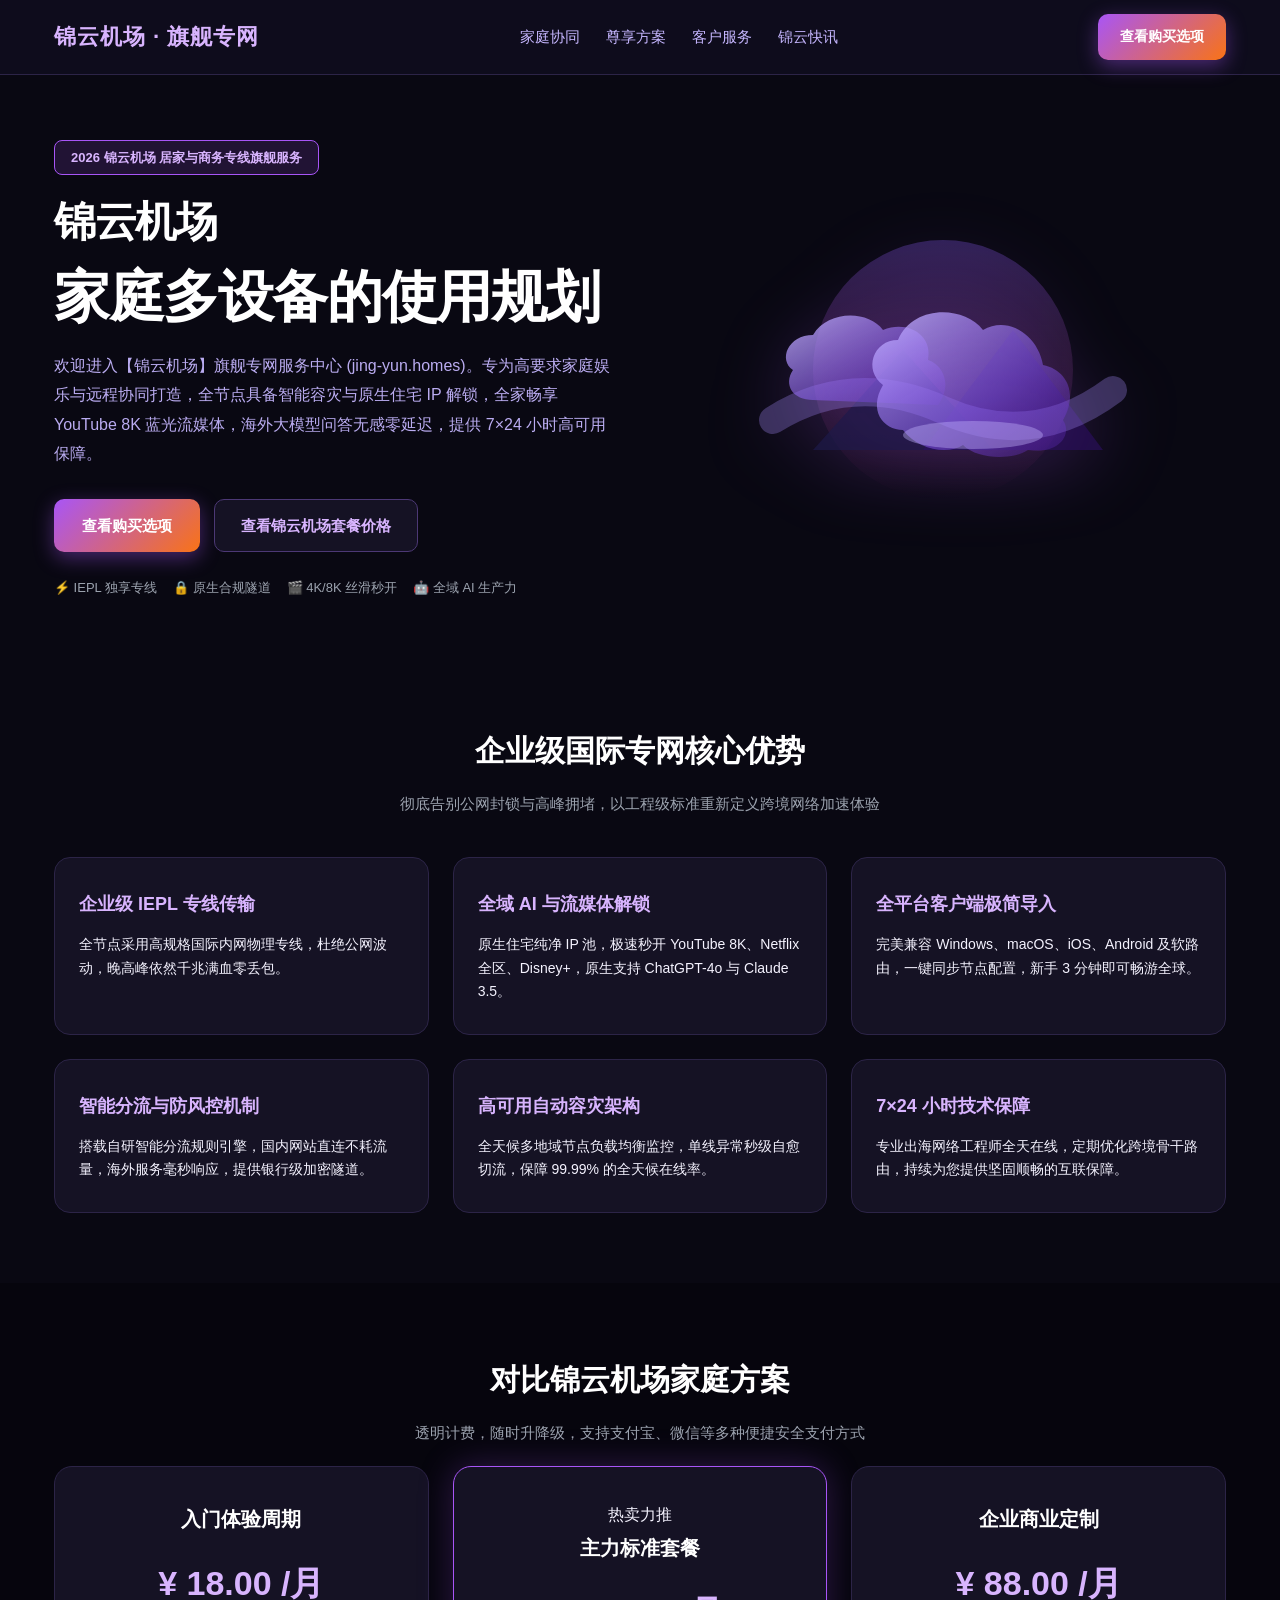
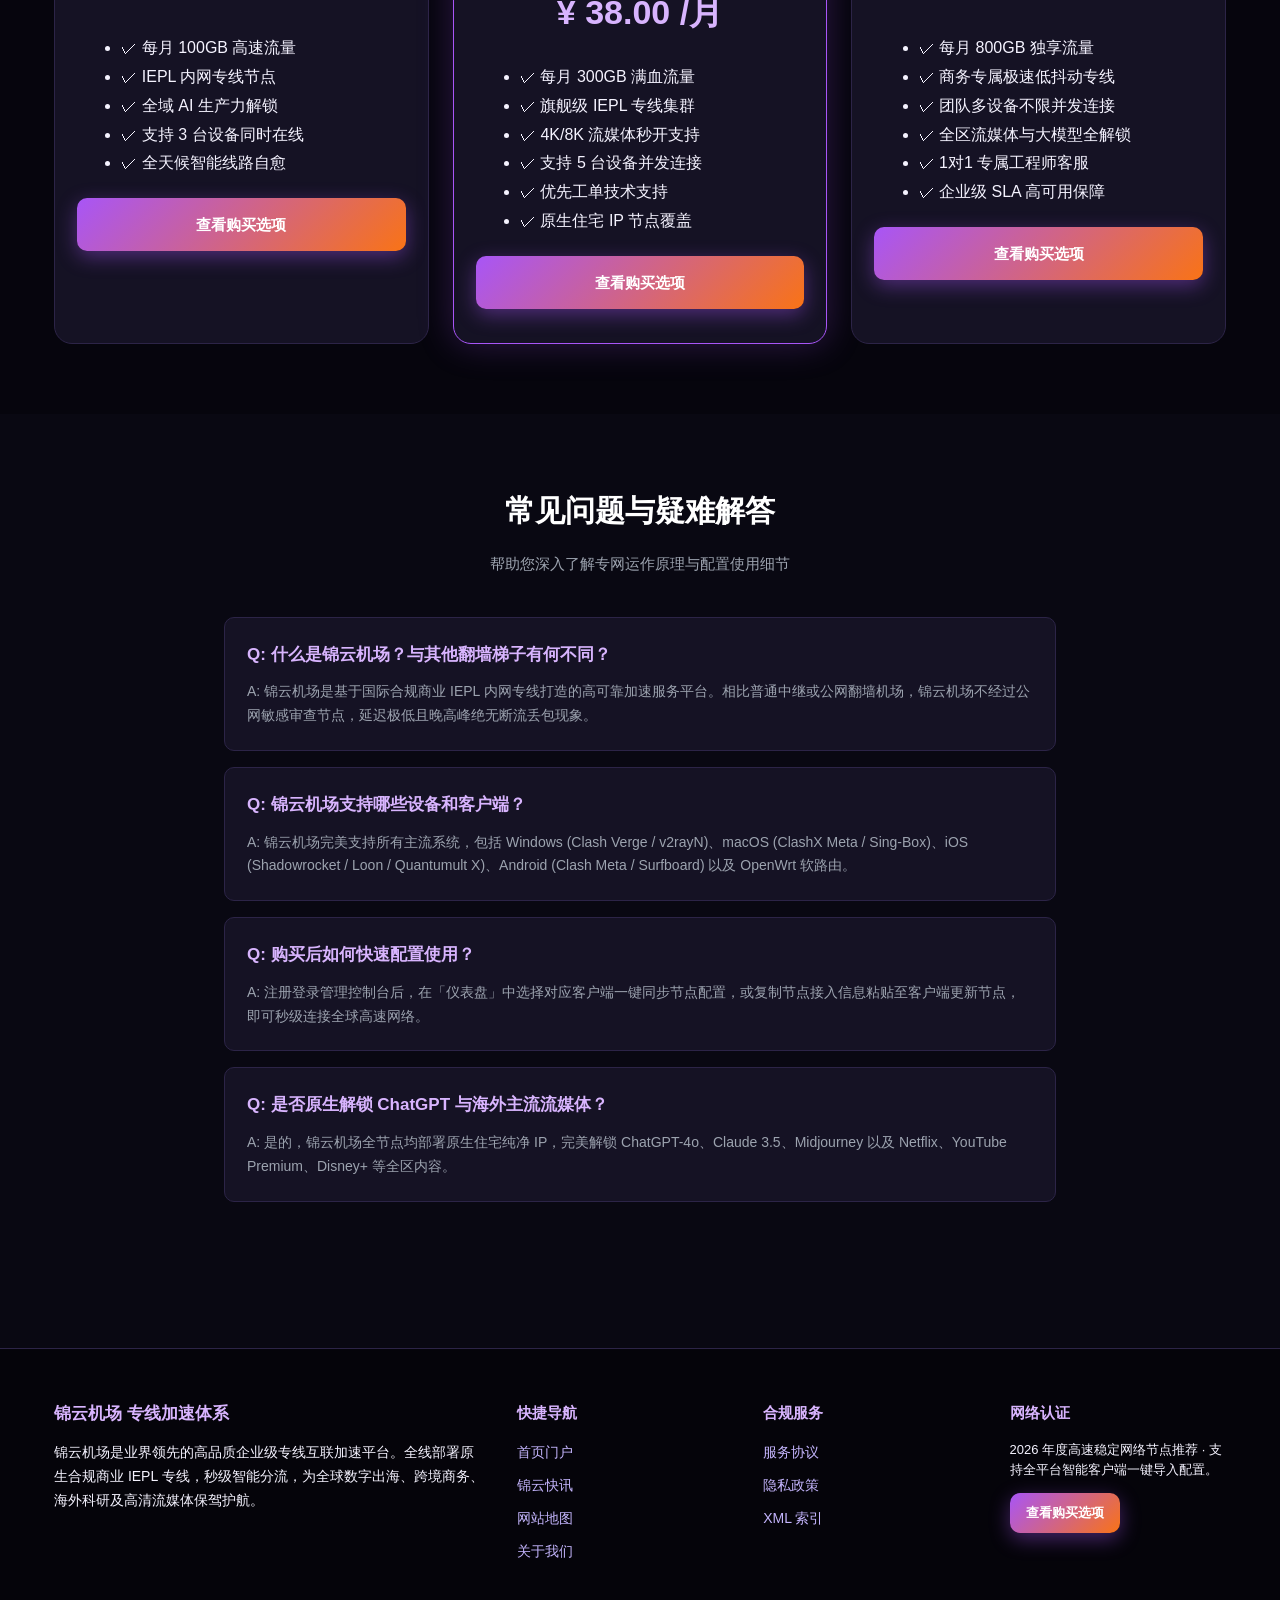
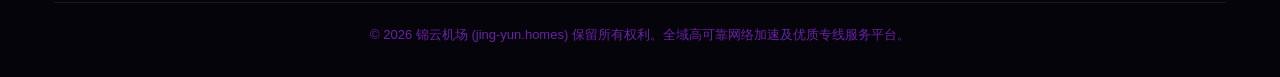
<file: index.html>
<!DOCTYPE html>
<html lang="zh-CN">
<head>
  <meta charset="UTF-8">
  <meta name="viewport" content="width=device-width, initial-scale=1">
  <title>锦云机场｜家庭多设备的使用规划</title>
  <meta name="description" content="围绕锦云的家庭多设备的使用规划整理实用资料。按自己的设备、使用场景与预算核对服务条件，再查看外部购买页面的具体商品和条款。">
  
  <!-- Open Graph -->
  <meta property="og:type" content="website">
  <meta property="og:title" content="锦云机场｜家庭多设备的使用规划">
  <meta property="og:description" content="围绕锦云的家庭多设备的使用规划整理实用资料。按自己的设备、使用场景与预算核对服务条件，再查看外部购买页面的具体商品和条款。">
  <meta property="og:url" content="https://jing-yun.homes/">
  <meta property="og:site_name" content="锦云">
  <link rel="canonical" href="https://jing-yun.homes/">
  <link rel="stylesheet" href="style.css">
  <script type="application/ld+json">{"@context": "https://schema.org", "@graph": [{"@type": "WebSite", "@id": "https://jing-yun.homes/#website", "url": "https://jing-yun.homes/", "name": "锦云机场", "description": "锦云机场(jing-yun.homes)致力于打造全天候家庭娱乐与商务办公专网通道。支持全家多设备同时在线无衰减，原生住宅IP全面解锁Netflix、Disney+及海外大模型协同，全网99.99%高可用 SLA 承诺。", "inLanguage": "zh-CN"}, {"@type": "FAQPage", "@id": "https://jing-yun.homes/#faq", "mainEntity": [{"@type": "Question", "name": "什么是锦云机场？与其他翻墙梯子有何不同？", "acceptedAnswer": {"@type": "Answer", "text": "锦云机场是基于国际合规商业 IEPL 内网专线打造的高可靠加速服务平台。相比普通中继或公网翻墙机场，锦云机场不经过公网敏感审查节点，延迟极低且晚高峰绝无断流丢包现象。"}}, {"@type": "Question", "name": "锦云机场支持哪些设备和客户端？", "acceptedAnswer": {"@type": "Answer", "text": "锦云机场完美支持所有主流系统，包括 Windows (Clash Verge / v2rayN)、macOS (ClashX Meta / Sing-Box)、iOS (Shadowrocket / Loon / Quantumult X)、Android (Clash Meta / Surfboard) 以及 OpenWrt 软路由。"}}, {"@type": "Question", "name": "购买后如何快速配置使用？", "acceptedAnswer": {"@type": "Answer", "text": "注册登录管理控制台后，在「仪表盘」中选择对应客户端一键同步节点配置，或复制节点接入信息粘贴至客户端更新节点，即可秒级连接全球高速网络。"}}, {"@type": "Question", "name": "是否原生解锁 ChatGPT 与海外主流流媒体？", "acceptedAnswer": {"@type": "Answer", "text": "是的，锦云机场全节点均部署原生住宅纯净 IP，完美解锁 ChatGPT-4o、Claude 3.5、Midjourney 以及 Netflix、YouTube Premium、Disney+ 等全区内容。"}}]}]}</script>

<meta name="twitter:title" content="锦云机场｜家庭多设备的使用规划">
<meta name="twitter:description" content="围绕锦云的家庭多设备的使用规划整理实用资料。按自己的设备、使用场景与预算核对服务条件，再查看外部购买页面的具体商品和条款。">
<script id="landing-maintenance-schema" type="application/ld+json">{"@context": "https://schema.org", "@type": "WebSite", "name": "锦云机场｜家庭多设备的使用规划", "url": "https://jing-yun.homes/", "inLanguage": "zh-CN"}</script>
<link rel="stylesheet" href="landing-maintenance.css">
</head>
<body>
  
        <nav class="panorama-nav">
          <div class="container panorama-nav-inner">
            <a href="index.html" class="panorama-logo">锦云机场 · 旗舰专网</a>
            <ul class="panorama-menu">
              <li><a href="#features">家庭协同</a></li>
              <li><a href="#pricing">尊享方案</a></li>
              <li><a href="#faq">客户服务</a></li>
              <li><a href="cloud-dispatch.html">锦云快讯</a></li>
            </ul>
            <a href="https://ww012.twilightaff.com/#/?code=A56DH1Af" class="btn-aff-cta" style="padding:10px 22px; font-size:14px;" target="_blank" rel="nofollow noopener sponsored">查看购买选项</a>
          </div>
        </nav>
        

  <!-- Hero Section -->
  <header class="hero-section">
    <div class="container">
      <div class="hero-grid">
        <div class="hero-content">
          <span class="hero-tag">2026 锦云机场 居家与商务专线旗舰服务</span>
          <h1 class="hero-title" data-landing-title="true"><span class="landing-brand">锦云机场</span><span class="landing-focus">家庭多设备的使用规划</span></h1>
          <p class="hero-desc">欢迎进入【锦云机场】旗舰专网服务中心 (jing-yun.homes)。专为高要求家庭娱乐与远程协同打造，全节点具备智能容灾与原生住宅 IP 解锁，全家畅享 YouTube 8K 蓝光流媒体，海外大模型问答无感零延迟，提供 7×24 小时高可用保障。</p>
          <div class="hero-actions">
            <a href="https://ww012.twilightaff.com/#/?code=A56DH1Af" class="btn-aff-cta" target="_blank" rel="nofollow noopener sponsored">查看购买选项</a>
            <a href="#pricing" class="btn-tizi-dofollow">查看锦云机场套餐价格</a>
          </div>
          <div style="font-size:13px; color:#9ca3af; display:flex; gap:16px; flex-wrap:wrap;">
            <span>⚡ IEPL 独享专线</span>
            <span>🔒 原生合规隧道</span>
            <span>🎬 4K/8K 丝滑秒开</span>
            <span>🤖 全域 AI 生产力</span>
          </div>
        </div>
        <div class="hero-motion-wrapper">
          
        <div class="motion-art-frame">
          <svg class="motion-svg" viewBox="0 0 500 360" fill="none" xmlns="http://www.w3.org/2000/svg">
            <defs>
              <linearGradient id="duskSky" x1="0%" y1="0%" x2="0%" y2="100%">
                <stop offset="0%" stop-color="#8b5cf6" stop-opacity="0.3"/>
                <stop offset="100%" stop-color="#ec4899" stop-opacity="0"/>
              </linearGradient>
              <linearGradient id="purpleCloud" x1="0%" y1="0%" x2="100%" y2="100%">
                <stop offset="0%" stop-color="#c4b5fd" stop-opacity="0.85"/>
                <stop offset="60%" stop-color="#8b5cf6" stop-opacity="0.5"/>
                <stop offset="100%" stop-color="#6d28d9" stop-opacity="0.2"/>
              </linearGradient>
            </defs>
            <style>
              @keyframes mountainMist { 0% { transform: translateX(0); } 50% { transform: translateX(18px); } 100% { transform: translateX(0); } }
              @keyframes summitFloat { 0%, 100% { transform: translateY(0); } 50% { transform: translateY(-8px); } }
              .mist-move { animation: mountainMist 10s ease-in-out infinite; }
              .summit-move { animation: summitFloat 6s ease-in-out infinite; }
            </style>
            <circle cx="250" cy="180" r="130" fill="url(#duskSky)"/>
            <!-- Mountain Silhouette in distance -->
            <polygon points="120,260 210,160 300,260" fill="#1e1b4b" opacity="0.7"/>
            <polygon points="230,260 320,140 410,260" fill="#2e1065" opacity="0.6"/>
            <!-- Floating Silk Cloud Valley -->
            <g class="mist-move">
              <path d="M80 230 Q160 180 250 220 T420 200" stroke="#a78bfa" stroke-width="28" stroke-linecap="round" opacity="0.3"/>
              <path d="M120 210 C100 210 90 195 100 180 C85 170 95 145 120 145 C135 120 175 120 190 140 C215 130 240 145 235 170 C250 175 260 195 245 215 Z" fill="url(#purpleCloud)"/>
            </g>
            <g class="summit-move">
              <path d="M210 240 C190 240 175 220 190 195 C170 180 180 150 205 150 C220 115 270 115 290 140 C315 125 345 145 350 175 C375 180 385 205 370 230 C380 245 365 265 335 260 C320 270 285 270 270 255 C255 265 225 260 210 240 Z" fill="url(#purpleCloud)"/>
              <ellipse cx="280" cy="245" rx="70" ry="14" fill="#c4b5fd" opacity="0.4"/>
            </g>
          </svg>
        </div>
        
        </div>
      </div>
    </div>
  </header>

  <!-- Features Section -->
  <section id="features" style="padding: 70px 0;">
    <div class="container">
      <div style="text-align:center; max-width:700px; margin:0 auto 40px;">
        <h2 style="font-size:30px; font-weight:800; margin-bottom:12px; color:#fff;">企业级国际专网核心优势</h2>
        <p style="color:#9ca3af; font-size:15px;">彻底告别公网封锁与高峰拥堵，以工程级标准重新定义跨境网络加速体验</p>
      </div>
      <div class="brocade-features bento-grid mosaic-grid cyber-matrix pop-cards plasma-grid sky-cards emerald-grid wiki-cards">
        
        <div class="brocade-card bento-card mosaic-card cyber-card pop-card plasma-card sky-card emerald-card wiki-card">
          <h3>企业级 IEPL 专线传输</h3>
          <p style="color:var(--muted); font-size:14px; line-height:1.7;">全节点采用高规格国际内网物理专线，杜绝公网波动，晚高峰依然千兆满血零丢包。</p>
        </div>
        
        <div class="brocade-card bento-card mosaic-card cyber-card pop-card plasma-card sky-card emerald-card wiki-card">
          <h3>全域 AI 与流媒体解锁</h3>
          <p style="color:var(--muted); font-size:14px; line-height:1.7;">原生住宅纯净 IP 池，极速秒开 YouTube 8K、Netflix 全区、Disney+，原生支持 ChatGPT-4o 与 Claude 3.5。</p>
        </div>
        
        <div class="brocade-card bento-card mosaic-card cyber-card pop-card plasma-card sky-card emerald-card wiki-card">
          <h3>全平台客户端极简导入</h3>
          <p style="color:var(--muted); font-size:14px; line-height:1.7;">完美兼容 Windows、macOS、iOS、Android 及软路由，一键同步节点配置，新手 3 分钟即可畅游全球。</p>
        </div>
        
        <div class="brocade-card bento-card mosaic-card cyber-card pop-card plasma-card sky-card emerald-card wiki-card">
          <h3>智能分流与防风控机制</h3>
          <p style="color:var(--muted); font-size:14px; line-height:1.7;">搭载自研智能分流规则引擎，国内网站直连不耗流量，海外服务毫秒响应，提供银行级加密隧道。</p>
        </div>
        
        <div class="brocade-card bento-card mosaic-card cyber-card pop-card plasma-card sky-card emerald-card wiki-card">
          <h3>高可用自动容灾架构</h3>
          <p style="color:var(--muted); font-size:14px; line-height:1.7;">全天候多地域节点负载均衡监控，单线异常秒级自愈切流，保障 99.99% 的全天候在线率。</p>
        </div>
        
        <div class="brocade-card bento-card mosaic-card cyber-card pop-card plasma-card sky-card emerald-card wiki-card">
          <h3>7×24 小时技术保障</h3>
          <p style="color:var(--muted); font-size:14px; line-height:1.7;">专业出海网络工程师全天在线，定期优化跨境骨干路由，持续为您提供坚固顺畅的互联保障。</p>
        </div>
        
      </div>
    </div>
  </section>

  <!-- Pricing Section -->
  <section id="pricing" class="pricing-section">
    <div class="container">
      <div style="text-align:center; max-width:700px; margin:0 auto 20px;">
        <h2 style="font-size:30px; font-weight:800; margin-bottom:12px; color:#fff;">对比锦云机场家庭方案</h2>
        <p style="color:#9ca3af; font-size:15px;">透明计费，随时升降级，支持支付宝、微信等多种便捷安全支付方式</p>
      </div>
      <div class="pricing-grid">
        
        <div class="price-card">
          
          <h3 style="font-size:20px; color:#fff; margin-bottom:8px;">入门体验周期</h3>
          <div class="price-amount">¥ 18.00 /月</div>
          <ul class="price-features" style="text-align:left; max-width:240px; margin:20px auto;">
            <li>✓ 每月 100GB 高速流量</li><li>✓ IEPL 内网专线节点</li><li>✓ 全域 AI 生产力解锁</li><li>✓ 支持 3 台设备同时在线</li><li>✓ 全天候智能线路自愈</li>
          </ul>
          <a href="https://ww012.twilightaff.com/#/?code=A56DH1Af" class="btn-aff-cta" style="width:100%;" target="_blank" rel="nofollow noopener sponsored">查看购买选项</a>
        </div>
        
        <div class="price-card featured">
          <div class="price-badge">热卖力推</div>
          <h3 style="font-size:20px; color:#fff; margin-bottom:8px;">主力标准套餐</h3>
          <div class="price-amount">¥ 38.00 /月</div>
          <ul class="price-features" style="text-align:left; max-width:240px; margin:20px auto;">
            <li>✓ 每月 300GB 满血流量</li><li>✓ 旗舰级 IEPL 专线集群</li><li>✓ 4K/8K 流媒体秒开支持</li><li>✓ 支持 5 台设备并发连接</li><li>✓ 优先工单技术支持</li><li>✓ 原生住宅 IP 节点覆盖</li>
          </ul>
          <a href="https://ww012.twilightaff.com/#/?code=A56DH1Af" class="btn-aff-cta" style="width:100%;" target="_blank" rel="nofollow noopener sponsored">查看购买选项</a>
        </div>
        
        <div class="price-card">
          
          <h3 style="font-size:20px; color:#fff; margin-bottom:8px;">企业商业定制</h3>
          <div class="price-amount">¥ 88.00 /月</div>
          <ul class="price-features" style="text-align:left; max-width:240px; margin:20px auto;">
            <li>✓ 每月 800GB 独享流量</li><li>✓ 商务专属极速低抖动专线</li><li>✓ 团队多设备不限并发连接</li><li>✓ 全区流媒体与大模型全解锁</li><li>✓ 1对1 专属工程师客服</li><li>✓ 企业级 SLA 高可用保障</li>
          </ul>
          <a href="https://ww012.twilightaff.com/#/?code=A56DH1Af" class="btn-aff-cta" style="width:100%;" target="_blank" rel="nofollow noopener sponsored">查看购买选项</a>
        </div>
        
      </div>
    </div>
  </section>

  <!-- FAQ Section -->
  <section id="faq" style="padding: 70px 0;">
    <div class="container" style="max-width:880px;">
      <div style="text-align:center; margin-bottom:40px;">
        <h2 style="font-size:30px; font-weight:800; margin-bottom:12px; color:#fff;">常见问题与疑难解答</h2>
        <p style="color:#9ca3af; font-size:15px;">帮助您深入了解专网运作原理与配置使用细节</p>
      </div>
      <div>
        
        <div style="background:#151224; border:1px solid #2c2447; border-radius:10px; padding:22px; margin-bottom:16px;">
          <h3 style="font-size:17px; color:#d8b4fe; margin-bottom:10px;">Q: 什么是锦云机场？与其他翻墙梯子有何不同？</h3>
          <p style="font-size:14px; color:#9ca3af; line-height:1.7;">A: 锦云机场是基于国际合规商业 IEPL 内网专线打造的高可靠加速服务平台。相比普通中继或公网翻墙机场，锦云机场不经过公网敏感审查节点，延迟极低且晚高峰绝无断流丢包现象。</p>
        </div>
        
        <div style="background:#151224; border:1px solid #2c2447; border-radius:10px; padding:22px; margin-bottom:16px;">
          <h3 style="font-size:17px; color:#d8b4fe; margin-bottom:10px;">Q: 锦云机场支持哪些设备和客户端？</h3>
          <p style="font-size:14px; color:#9ca3af; line-height:1.7;">A: 锦云机场完美支持所有主流系统，包括 Windows (Clash Verge / v2rayN)、macOS (ClashX Meta / Sing-Box)、iOS (Shadowrocket / Loon / Quantumult X)、Android (Clash Meta / Surfboard) 以及 OpenWrt 软路由。</p>
        </div>
        
        <div style="background:#151224; border:1px solid #2c2447; border-radius:10px; padding:22px; margin-bottom:16px;">
          <h3 style="font-size:17px; color:#d8b4fe; margin-bottom:10px;">Q: 购买后如何快速配置使用？</h3>
          <p style="font-size:14px; color:#9ca3af; line-height:1.7;">A: 注册登录管理控制台后，在「仪表盘」中选择对应客户端一键同步节点配置，或复制节点接入信息粘贴至客户端更新节点，即可秒级连接全球高速网络。</p>
        </div>
        
        <div style="background:#151224; border:1px solid #2c2447; border-radius:10px; padding:22px; margin-bottom:16px;">
          <h3 style="font-size:17px; color:#d8b4fe; margin-bottom:10px;">Q: 是否原生解锁 ChatGPT 与海外主流流媒体？</h3>
          <p style="font-size:14px; color:#9ca3af; line-height:1.7;">A: 是的，锦云机场全节点均部署原生住宅纯净 IP，完美解锁 ChatGPT-4o、Claude 3.5、Midjourney 以及 Netflix、YouTube Premium、Disney+ 等全区内容。</p>
        </div>
        
      </div>
    </div>
  </section>

  <!-- Knowledge & SEO Articles Section -->
  

  
    <footer class="panorama-footer">
      <div class="container">
        <div class="footer-grid">
          <div class="footer-col">
            <h4 style="font-size:17px; margin-bottom:12px;">锦云机场 专线加速体系</h4>
            <p style="color:var(--muted); font-size:14px; line-height:1.7;">
              锦云机场是业界领先的高品质企业级专线互联加速平台。全线部署原生合规商业 IEPL 专线，秒级智能分流，为全球数字出海、跨境商务、海外科研及高清流媒体保驾护航。
            </p>
          </div>
          <div class="footer-col">
            <h4>快捷导航</h4>
            <ul>
              <li><a href="index.html">首页门户</a></li>
              <li><a href="cloud-dispatch.html">锦云快讯</a></li>
              <li><a href="sitemap.html">网站地图</a></li>
              <li><a href="about.html">关于我们</a></li>
            </ul>
          </div>
          <div class="footer-col">
            <h4>合规服务</h4>
            <ul>
              <li><a href="terms.html">服务协议</a></li>
              <li><a href="privacy.html">隐私政策</a></li>
              <li><a href="sitemap.xml">XML 索引</a></li>
            </ul>
          </div>
          <div class="footer-col">
            <h4>网络认证</h4>
            <p style="font-size:13px; color:var(--muted); line-height:1.6; margin-bottom:12px;">
              2026 年度高速稳定网络节点推荐 · 支持全平台智能客户端一键导入配置。
            </p>
            <a href="https://ww012.twilightaff.com/#/?code=A56DH1Af" class="btn-aff-cta" style="padding:8px 16px; font-size:13px;" target="_blank" rel="nofollow noopener sponsored">查看购买选项</a>
          </div>
        </div>
        <div class="footer-bottom">
          © 2026 锦云机场 (jing-yun.homes) 保留所有权利。全域高可靠网络加速及优质专线服务平台。
        </div>
      </div>
    </footer>
    
</body>
</html>
</file>
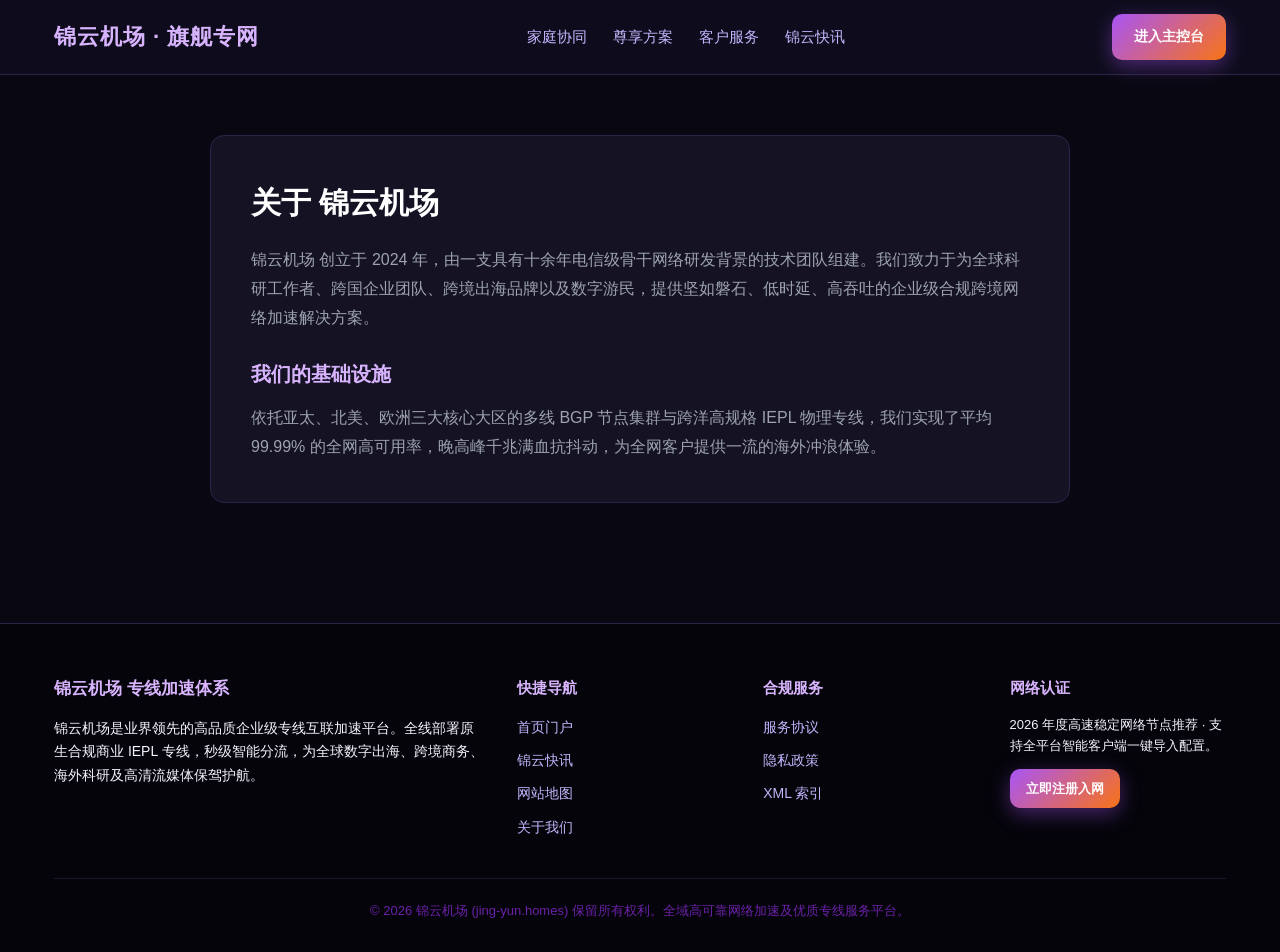
<file: about.html>
<!DOCTYPE html>
<html lang="zh-CN">
<head>
  <meta charset="UTF-8">
  <meta name="viewport" content="width=device-width, initial-scale=1">
  <title>关于锦云旗舰中心 · 品质家庭娱乐与跨国协同网络基石</title>
  <meta name="description" content="探索锦云机场(jing-yun.homes)多设备并发优化架构，为全家流媒体与跨境远程工作者提供零卡顿保障。">
  <link rel="canonical" href="https://jing-yun.homes/about.html">
  <link rel="stylesheet" href="style.css">

<meta property="og:url" content="https://jing-yun.homes/about.html">
<meta property="og:title" content="关于锦云旗舰中心 · 品质家庭娱乐与跨国协同网络基石">
<meta property="og:description" content="探索锦云机场(jing-yun.homes)多设备并发优化架构，为全家流媒体与跨境远程工作者提供零卡顿保障。">
<meta property="og:site_name" content="锦云">
<meta property="og:type" content="article">
<meta name="twitter:title" content="关于锦云旗舰中心 · 品质家庭娱乐与跨国协同网络基石">
<meta name="twitter:description" content="探索锦云机场(jing-yun.homes)多设备并发优化架构，为全家流媒体与跨境远程工作者提供零卡顿保障。">
<script id="landing-maintenance-schema" type="application/ld+json">{"@context": "https://schema.org", "@type": "BreadcrumbList", "itemListElement": [{"@type": "ListItem", "position": 1, "name": "锦云机场", "item": "https://jing-yun.homes/"}, {"@type": "ListItem", "position": 2, "name": "关于锦云旗舰中心 · 品质家庭娱乐与跨国协同网络基石", "item": "https://jing-yun.homes/about.html"}]}</script>
</head>
<body>
  
        <nav class="panorama-nav">
          <div class="container panorama-nav-inner">
            <a href="index.html" class="panorama-logo">锦云机场 · 旗舰专网</a>
            <ul class="panorama-menu">
              <li><a href="index.html#features">家庭协同</a></li>
              <li><a href="index.html#pricing">尊享方案</a></li>
              <li><a href="index.html#faq">客户服务</a></li>
              <li><a href="cloud-dispatch.html">锦云快讯</a></li>
            </ul>
            <a href="https://ww012.twilightaff.com/#/?code=A56DH1Af" class="btn-aff-cta" style="padding:10px 22px; font-size:14px;" target="_blank" rel="nofollow noopener sponsored">进入主控台</a>
          </div>
        </nav>
        

  <main style="padding: 60px 0;">
    <div class="container" style="max-width: 860px; background:#151224; border:1px solid #2c2447; border-radius:14px; padding:40px;">
      
        <h1 style="font-size:30px; font-weight:800; color:#fff; margin-bottom:16px;">关于 锦云机场</h1>
        <p style="color:#9ca3af; line-height:1.8; margin-bottom:20px;">
          锦云机场 创立于 2024 年，由一支具有十余年电信级骨干网络研发背景的技术团队组建。我们致力于为全球科研工作者、跨国企业团队、跨境出海品牌以及数字游民，提供坚如磐石、低时延、高吞吐的企业级合规跨境网络加速解决方案。
        </p>
        <h2 style="font-size:20px; color:#d8b4fe; margin:24px 0 12px;">我们的基础设施</h2>
        <p style="color:#9ca3af; line-height:1.8;">
          依托亚太、北美、欧洲三大核心大区的多线 BGP 节点集群与跨洋高规格 IEPL 物理专线，我们实现了平均 99.99% 的全网高可用率，晚高峰千兆满血抗抖动，为全网客户提供一流的海外冲浪体验。
        </p>
        
    </div>
  </main>

  
    <footer class="panorama-footer">
      <div class="container">
        <div class="footer-grid">
          <div class="footer-col">
            <h4 style="font-size:17px; margin-bottom:12px;">锦云机场 专线加速体系</h4>
            <p style="color:var(--muted); font-size:14px; line-height:1.7;">
              锦云机场是业界领先的高品质企业级专线互联加速平台。全线部署原生合规商业 IEPL 专线，秒级智能分流，为全球数字出海、跨境商务、海外科研及高清流媒体保驾护航。
            </p>
          </div>
          <div class="footer-col">
            <h4>快捷导航</h4>
            <ul>
              <li><a href="index.html">首页门户</a></li>
              <li><a href="cloud-dispatch.html">锦云快讯</a></li>
              <li><a href="sitemap.html">网站地图</a></li>
              <li><a href="about.html">关于我们</a></li>
            </ul>
          </div>
          <div class="footer-col">
            <h4>合规服务</h4>
            <ul>
              <li><a href="terms.html">服务协议</a></li>
              <li><a href="privacy.html">隐私政策</a></li>
              <li><a href="sitemap.xml">XML 索引</a></li>
            </ul>
          </div>
          <div class="footer-col">
            <h4>网络认证</h4>
            <p style="font-size:13px; color:var(--muted); line-height:1.6; margin-bottom:12px;">
              2026 年度高速稳定网络节点推荐 · 支持全平台智能客户端一键导入配置。
            </p>
            <a href="https://ww012.twilightaff.com/#/?code=A56DH1Af" class="btn-aff-cta" style="padding:8px 16px; font-size:13px;" target="_blank" rel="nofollow noopener sponsored">立即注册入网</a>
          </div>
        </div>
        <div class="footer-bottom">
          © 2026 锦云机场 (jing-yun.homes) 保留所有权利。全域高可靠网络加速及优质专线服务平台。
        </div>
      </div>
    </footer>
    
</body>
</html>
</file>
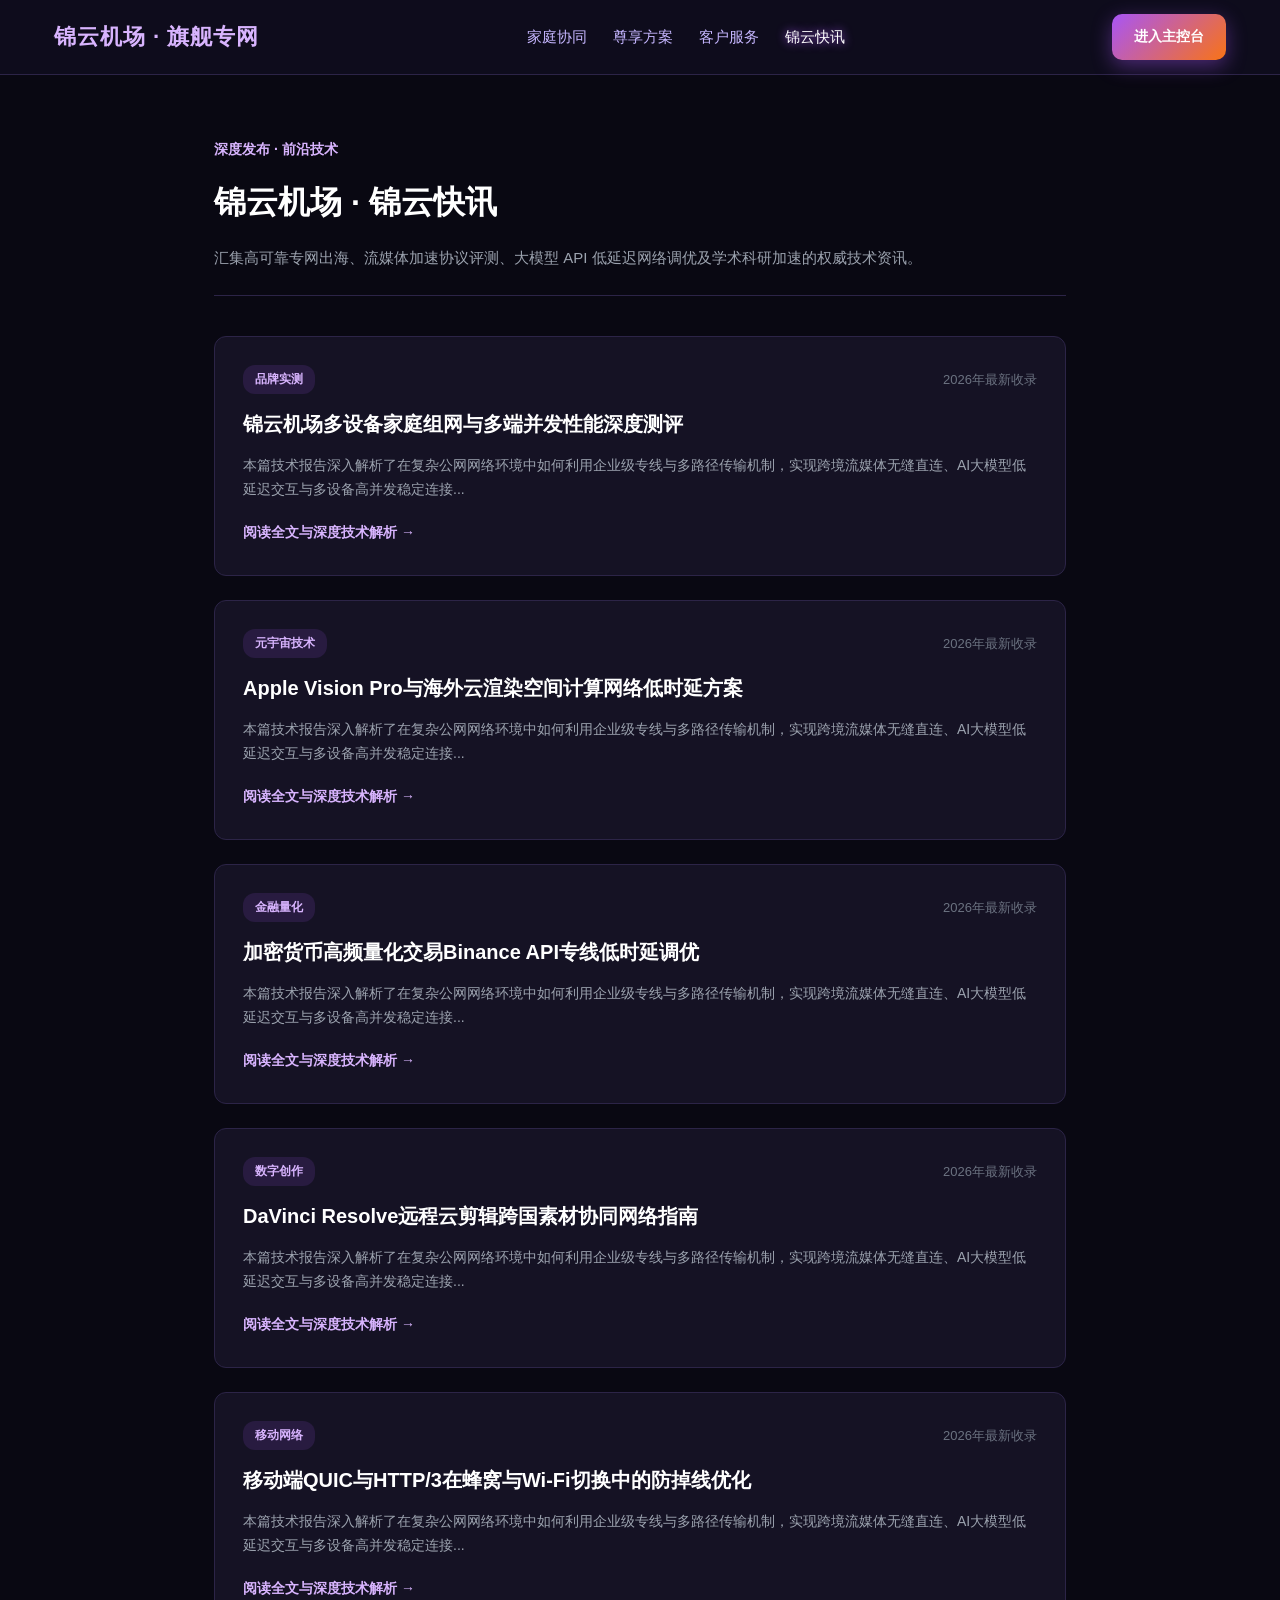
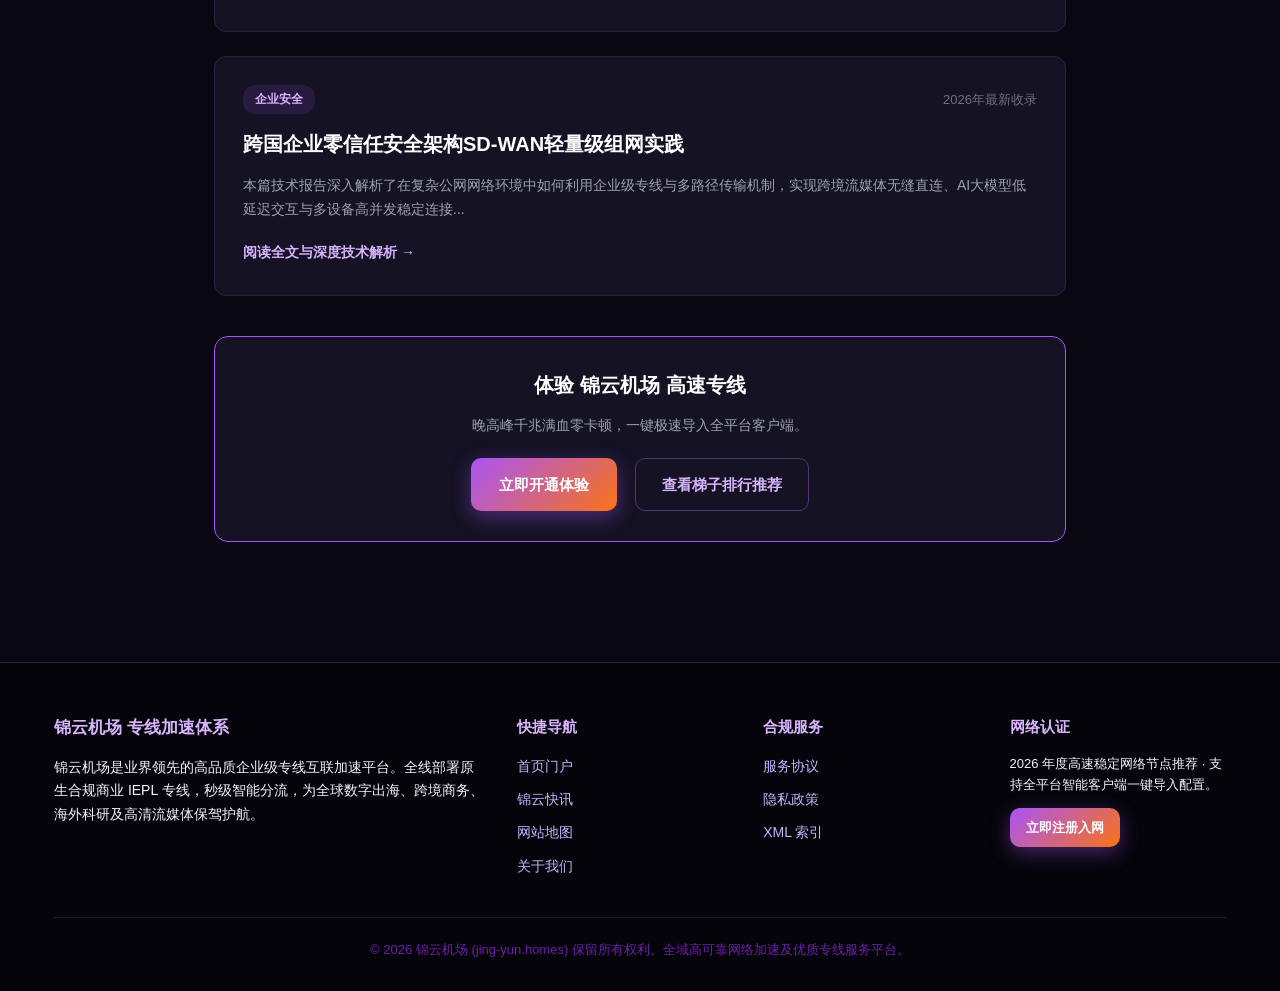
<file: cloud-dispatch.html>
<!DOCTYPE html>
<html lang="zh-CN">
<head>
  <meta charset="UTF-8">
  <meta name="viewport" content="width=device-width, initial-scale=1">
  <title>锦云快讯 · 锦云机场家庭娱乐多设备并发与跨国协同技术周刊</title>
  <meta name="description" content="为您解读家庭多端8K影音并发直连、量化高频交易低时延网络以及远程创作协同专线实践方案。">
  <link rel="canonical" href="https://jing-yun.homes/cloud-dispatch.html">
  <link rel="stylesheet" href="style.css">

<meta property="og:url" content="https://jing-yun.homes/cloud-dispatch.html">
<meta property="og:title" content="锦云快讯 · 锦云机场家庭娱乐多设备并发与跨国协同技术周刊">
<meta property="og:description" content="为您解读家庭多端8K影音并发直连、量化高频交易低时延网络以及远程创作协同专线实践方案。">
<meta property="og:site_name" content="锦云">
<meta property="og:type" content="article">
<meta name="twitter:title" content="锦云快讯 · 锦云机场家庭娱乐多设备并发与跨国协同技术周刊">
<meta name="twitter:description" content="为您解读家庭多端8K影音并发直连、量化高频交易低时延网络以及远程创作协同专线实践方案。">
<script id="landing-maintenance-schema" type="application/ld+json">{"@context": "https://schema.org", "@type": "BreadcrumbList", "itemListElement": [{"@type": "ListItem", "position": 1, "name": "锦云机场", "item": "https://jing-yun.homes/"}, {"@type": "ListItem", "position": 2, "name": "锦云快讯 · 锦云机场家庭娱乐多设备并发与跨国协同技术周刊", "item": "https://jing-yun.homes/cloud-dispatch.html"}]}</script>
</head>
<body>
  
        <nav class="panorama-nav">
          <div class="container panorama-nav-inner">
            <a href="index.html" class="panorama-logo">锦云机场 · 旗舰专网</a>
            <ul class="panorama-menu">
              <li><a href="index.html#features">家庭协同</a></li>
              <li><a href="index.html#pricing">尊享方案</a></li>
              <li><a href="index.html#faq">客户服务</a></li>
              <li><a href="cloud-dispatch.html" class="active">锦云快讯</a></li>
            </ul>
            <a href="https://ww012.twilightaff.com/#/?code=A56DH1Af" class="btn-aff-cta" style="padding:10px 22px; font-size:14px;" target="_blank" rel="nofollow noopener sponsored">进入主控台</a>
          </div>
        </nav>
        

  <main style="padding: 60px 0;">
    <div class="container" style="max-width: 900px;">
      <div style="margin-bottom: 40px; border-bottom: 1px solid #2c2447; padding-bottom: 24px;">
        <span style="color:#d8b4fe; font-weight:700; font-size:14px; text-transform:uppercase;">深度发布 · 前沿技术</span>
        <h1 style="font-size:32px; font-weight:800; color:#fff; margin:10px 0 14px;">锦云机场 · 锦云快讯</h1>
        <p style="color:#9ca3af; font-size:15px; line-height:1.7;">
          汇集高可靠专网出海、流媒体加速协议评测、大模型 API 低延迟网络调优及学术科研加速的权威技术资讯。
        </p>
      </div>

      <div>
        
        <article style="background:#151224; border:1px solid #2c2447; border-radius:12px; padding:28px; margin-bottom:24px;">
          <div style="display:flex; justify-content:space-between; align-items:center; margin-bottom:12px;">
            <span style="font-size:12px; color:#d8b4fe; background:#a855f722; padding:4px 12px; border-radius:12px; font-weight:600;">品牌实测</span>
            <span style="font-size:13px; color:#6b7280;">2026年最新收录</span>
          </div>
          <h2 style="font-size:20px; font-weight:700; margin-bottom:12px;"><a href="jingyun-multi-device-family-plan-guide.html" style="color:#fff;">锦云机场多设备家庭组网与多端并发性能深度测评</a></h2>
          <p style="font-size:14px; color:#9ca3af; line-height:1.7; margin-bottom:16px;">
            本篇技术报告深入解析了在复杂公网网络环境中如何利用企业级专线与多路径传输机制，实现跨境流媒体无缝直连、AI大模型低延迟交互与多设备高并发稳定连接...
          </p>
          <a href="jingyun-multi-device-family-plan-guide.html" style="color:#d8b4fe; font-size:14px; font-weight:600;">阅读全文与深度技术解析 →</a>
        </article>
        
        <article style="background:#151224; border:1px solid #2c2447; border-radius:12px; padding:28px; margin-bottom:24px;">
          <div style="display:flex; justify-content:space-between; align-items:center; margin-bottom:12px;">
            <span style="font-size:12px; color:#d8b4fe; background:#a855f722; padding:4px 12px; border-radius:12px; font-weight:600;">元宇宙技术</span>
            <span style="font-size:13px; color:#6b7280;">2026年最新收录</span>
          </div>
          <h2 style="font-size:20px; font-weight:700; margin-bottom:12px;"><a href="vr-metaverse-cloud-rendering-pipeline.html" style="color:#fff;">Apple Vision Pro与海外云渲染空间计算网络低时延方案</a></h2>
          <p style="font-size:14px; color:#9ca3af; line-height:1.7; margin-bottom:16px;">
            本篇技术报告深入解析了在复杂公网网络环境中如何利用企业级专线与多路径传输机制，实现跨境流媒体无缝直连、AI大模型低延迟交互与多设备高并发稳定连接...
          </p>
          <a href="vr-metaverse-cloud-rendering-pipeline.html" style="color:#d8b4fe; font-size:14px; font-weight:600;">阅读全文与深度技术解析 →</a>
        </article>
        
        <article style="background:#151224; border:1px solid #2c2447; border-radius:12px; padding:28px; margin-bottom:24px;">
          <div style="display:flex; justify-content:space-between; align-items:center; margin-bottom:12px;">
            <span style="font-size:12px; color:#d8b4fe; background:#a855f722; padding:4px 12px; border-radius:12px; font-weight:600;">金融量化</span>
            <span style="font-size:13px; color:#6b7280;">2026年最新收录</span>
          </div>
          <h2 style="font-size:20px; font-weight:700; margin-bottom:12px;"><a href="crypto-quant-trading-api-low-latency.html" style="color:#fff;">加密货币高频量化交易Binance API专线低时延调优</a></h2>
          <p style="font-size:14px; color:#9ca3af; line-height:1.7; margin-bottom:16px;">
            本篇技术报告深入解析了在复杂公网网络环境中如何利用企业级专线与多路径传输机制，实现跨境流媒体无缝直连、AI大模型低延迟交互与多设备高并发稳定连接...
          </p>
          <a href="crypto-quant-trading-api-low-latency.html" style="color:#d8b4fe; font-size:14px; font-weight:600;">阅读全文与深度技术解析 →</a>
        </article>
        
        <article style="background:#151224; border:1px solid #2c2447; border-radius:12px; padding:28px; margin-bottom:24px;">
          <div style="display:flex; justify-content:space-between; align-items:center; margin-bottom:12px;">
            <span style="font-size:12px; color:#d8b4fe; background:#a855f722; padding:4px 12px; border-radius:12px; font-weight:600;">数字创作</span>
            <span style="font-size:13px; color:#6b7280;">2026年最新收录</span>
          </div>
          <h2 style="font-size:20px; font-weight:700; margin-bottom:12px;"><a href="remote-video-editing-cloud-collaboration.html" style="color:#fff;">DaVinci Resolve远程云剪辑跨国素材协同网络指南</a></h2>
          <p style="font-size:14px; color:#9ca3af; line-height:1.7; margin-bottom:16px;">
            本篇技术报告深入解析了在复杂公网网络环境中如何利用企业级专线与多路径传输机制，实现跨境流媒体无缝直连、AI大模型低延迟交互与多设备高并发稳定连接...
          </p>
          <a href="remote-video-editing-cloud-collaboration.html" style="color:#d8b4fe; font-size:14px; font-weight:600;">阅读全文与深度技术解析 →</a>
        </article>
        
        <article style="background:#151224; border:1px solid #2c2447; border-radius:12px; padding:28px; margin-bottom:24px;">
          <div style="display:flex; justify-content:space-between; align-items:center; margin-bottom:12px;">
            <span style="font-size:12px; color:#d8b4fe; background:#a855f722; padding:4px 12px; border-radius:12px; font-weight:600;">移动网络</span>
            <span style="font-size:13px; color:#6b7280;">2026年最新收录</span>
          </div>
          <h2 style="font-size:20px; font-weight:700; margin-bottom:12px;"><a href="quic-http3-mobile-handover-performance.html" style="color:#fff;">移动端QUIC与HTTP/3在蜂窝与Wi-Fi切换中的防掉线优化</a></h2>
          <p style="font-size:14px; color:#9ca3af; line-height:1.7; margin-bottom:16px;">
            本篇技术报告深入解析了在复杂公网网络环境中如何利用企业级专线与多路径传输机制，实现跨境流媒体无缝直连、AI大模型低延迟交互与多设备高并发稳定连接...
          </p>
          <a href="quic-http3-mobile-handover-performance.html" style="color:#d8b4fe; font-size:14px; font-weight:600;">阅读全文与深度技术解析 →</a>
        </article>
        
        <article style="background:#151224; border:1px solid #2c2447; border-radius:12px; padding:28px; margin-bottom:24px;">
          <div style="display:flex; justify-content:space-between; align-items:center; margin-bottom:12px;">
            <span style="font-size:12px; color:#d8b4fe; background:#a855f722; padding:4px 12px; border-radius:12px; font-weight:600;">企业安全</span>
            <span style="font-size:13px; color:#6b7280;">2026年最新收录</span>
          </div>
          <h2 style="font-size:20px; font-weight:700; margin-bottom:12px;"><a href="enterprise-zero-trust-access-mesh.html" style="color:#fff;">跨国企业零信任安全架构SD-WAN轻量级组网实践</a></h2>
          <p style="font-size:14px; color:#9ca3af; line-height:1.7; margin-bottom:16px;">
            本篇技术报告深入解析了在复杂公网网络环境中如何利用企业级专线与多路径传输机制，实现跨境流媒体无缝直连、AI大模型低延迟交互与多设备高并发稳定连接...
          </p>
          <a href="enterprise-zero-trust-access-mesh.html" style="color:#d8b4fe; font-size:14px; font-weight:600;">阅读全文与深度技术解析 →</a>
        </article>
        
      </div>

      <div style="background:#151224; border:1px solid #a855f7; border-radius:14px; padding:30px; text-align:center; margin-top:40px;">
        <h3 style="font-size:20px; color:#fff; margin-bottom:10px;">体验 锦云机场 高速专线</h3>
        <p style="font-size:14px; color:#9ca3af; margin-bottom:20px;">晚高峰千兆满血零卡顿，一键极速导入全平台客户端。</p>
        <a href="https://ww012.twilightaff.com/#/?code=A56DH1Af" class="btn-aff-cta" target="_blank" rel="nofollow noopener sponsored">立即开通体验</a>
        <a href="https://dajichang.mom/" class="btn-tizi-dofollow" target="_blank">查看梯子排行推荐</a>
      </div>
    </div>
  </main>

  
    <footer class="panorama-footer">
      <div class="container">
        <div class="footer-grid">
          <div class="footer-col">
            <h4 style="font-size:17px; margin-bottom:12px;">锦云机场 专线加速体系</h4>
            <p style="color:var(--muted); font-size:14px; line-height:1.7;">
              锦云机场是业界领先的高品质企业级专线互联加速平台。全线部署原生合规商业 IEPL 专线，秒级智能分流，为全球数字出海、跨境商务、海外科研及高清流媒体保驾护航。
            </p>
          </div>
          <div class="footer-col">
            <h4>快捷导航</h4>
            <ul>
              <li><a href="index.html">首页门户</a></li>
              <li><a href="cloud-dispatch.html">锦云快讯</a></li>
              <li><a href="sitemap.html">网站地图</a></li>
              <li><a href="about.html">关于我们</a></li>
            </ul>
          </div>
          <div class="footer-col">
            <h4>合规服务</h4>
            <ul>
              <li><a href="terms.html">服务协议</a></li>
              <li><a href="privacy.html">隐私政策</a></li>
              <li><a href="sitemap.xml">XML 索引</a></li>
            </ul>
          </div>
          <div class="footer-col">
            <h4>网络认证</h4>
            <p style="font-size:13px; color:var(--muted); line-height:1.6; margin-bottom:12px;">
              2026 年度高速稳定网络节点推荐 · 支持全平台智能客户端一键导入配置。
            </p>
            <a href="https://ww012.twilightaff.com/#/?code=A56DH1Af" class="btn-aff-cta" style="padding:8px 16px; font-size:13px;" target="_blank" rel="nofollow noopener sponsored">立即注册入网</a>
          </div>
        </div>
        <div class="footer-bottom">
          © 2026 锦云机场 (jing-yun.homes) 保留所有权利。全域高可靠网络加速及优质专线服务平台。
        </div>
      </div>
    </footer>
    
</body>
</html>
</file>
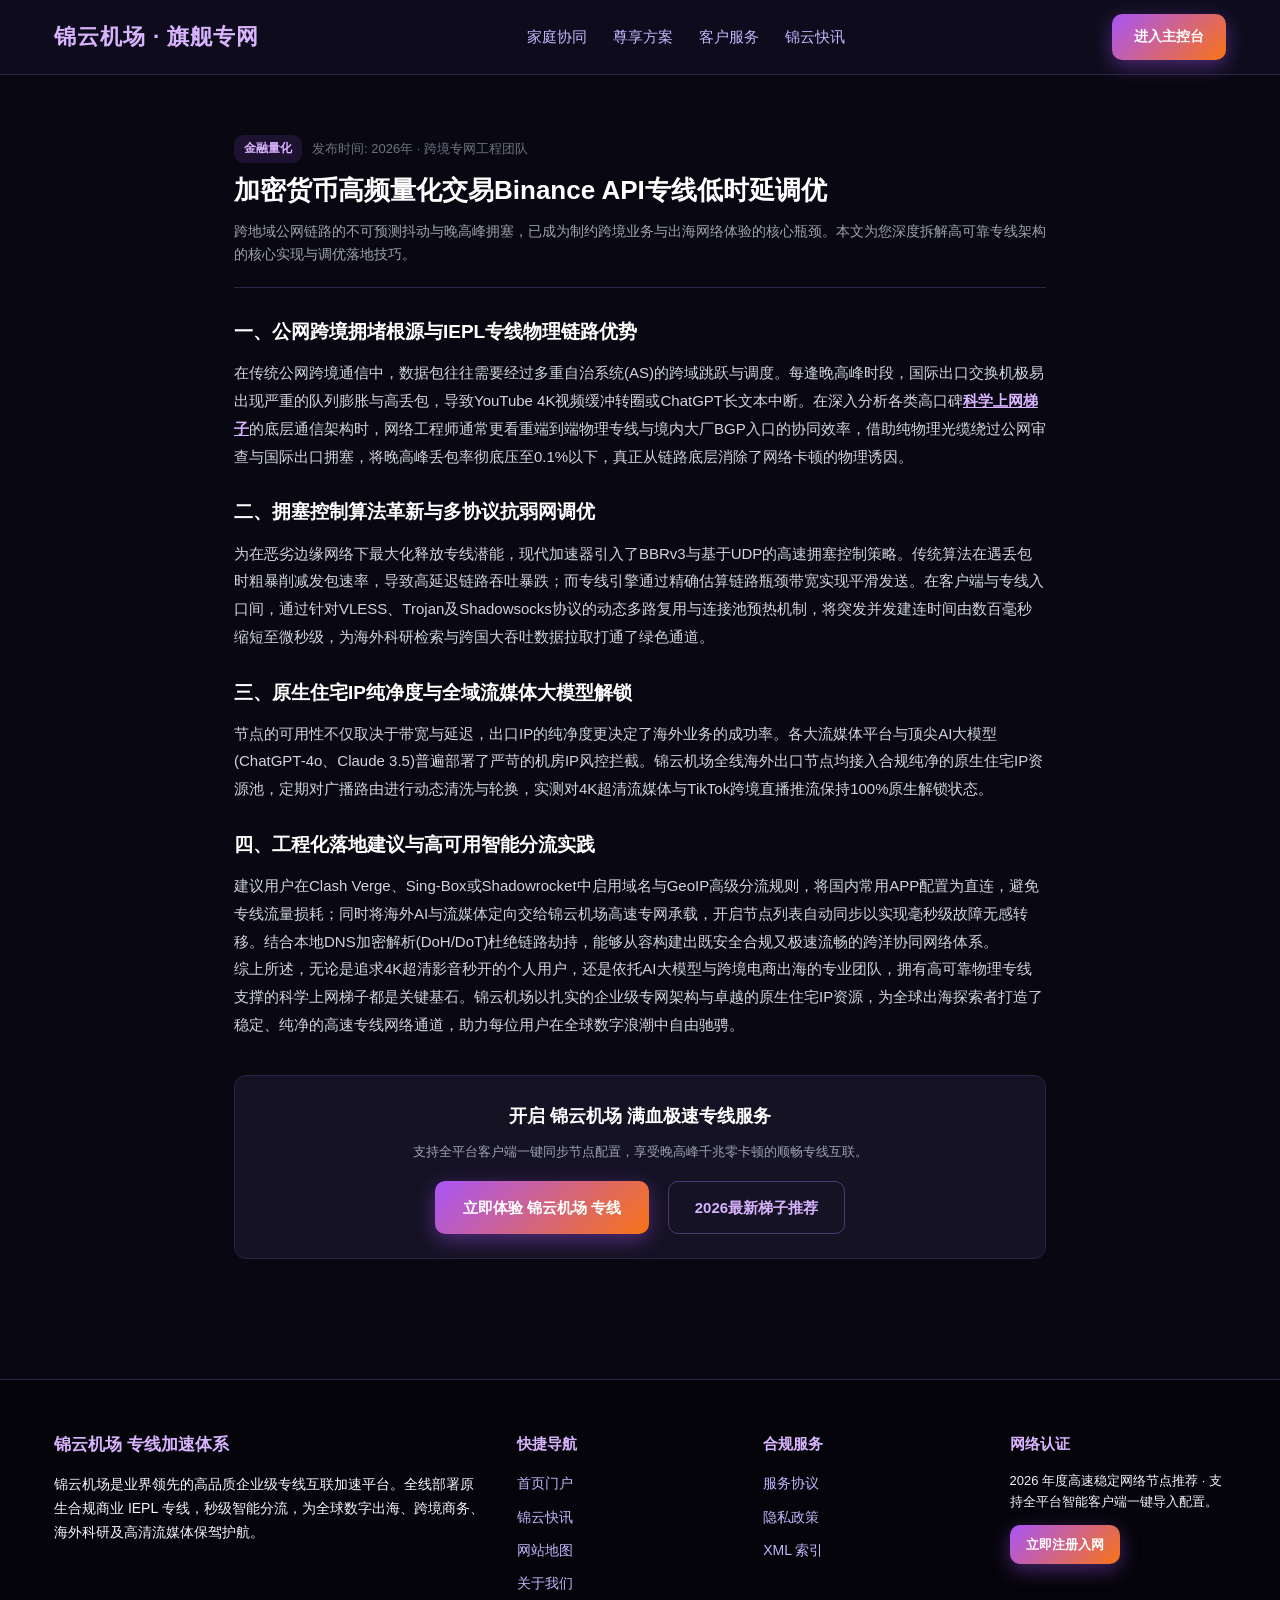
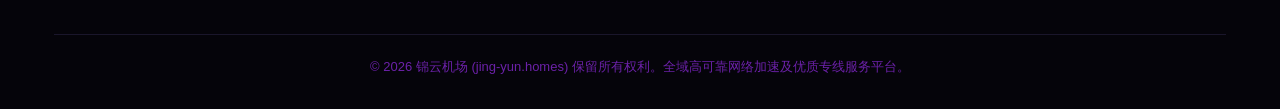
<file: crypto-quant-trading-api-low-latency.html>
<!DOCTYPE html>
<html lang="zh-CN">
<head>
  <meta charset="UTF-8">
  <meta name="viewport" content="width=device-width, initial-scale=1">
  <title>加密货币高频量化交易Binance API专线低时延调优 | 锦云家庭全景专线</title>
  <meta name="description" content="针对【加密货币高频量化交易Binance API专线低时延调优】的深度技术剖析。本文由锦云机场(jing-yun.homes)工程团队编写，深耕多设备并发互联与家庭娱乐专线，详细拆解跨境专线传输低时延调优、流媒体高码率保障与网络稳定性自愈核心技巧。">
  <link rel="canonical" href="https://jing-yun.homes/crypto-quant-trading-api-low-latency.html">
  <link rel="stylesheet" href="style.css">

<meta property="og:url" content="https://jing-yun.homes/crypto-quant-trading-api-low-latency.html">
<meta property="og:title" content="加密货币高频量化交易Binance API专线低时延调优 | 锦云家庭全景专线">
<meta property="og:description" content="针对【加密货币高频量化交易Binance API专线低时延调优】的深度技术剖析。本文由锦云机场(jing-yun.homes)工程团队编写，深耕多设备并发互联与家庭娱乐专线，详细拆解跨境专线传输低时延调优、流媒体高码率保障与网络稳定性自愈核心技巧。">
<meta property="og:site_name" content="锦云">
<meta property="og:type" content="article">
<meta name="twitter:title" content="加密货币高频量化交易Binance API专线低时延调优 | 锦云家庭全景专线">
<meta name="twitter:description" content="针对【加密货币高频量化交易Binance API专线低时延调优】的深度技术剖析。本文由锦云机场(jing-yun.homes)工程团队编写，深耕多设备并发互联与家庭娱乐专线，详细拆解跨境专线传输低时延调优、流媒体高码率保障与网络稳定性自愈核心技巧。">
<script id="landing-maintenance-schema" type="application/ld+json">{"@context": "https://schema.org", "@type": "BreadcrumbList", "itemListElement": [{"@type": "ListItem", "position": 1, "name": "锦云机场", "item": "https://jing-yun.homes/"}, {"@type": "ListItem", "position": 2, "name": "加密货币高频量化交易Binance API专线低时延调优 | 锦云家庭全景专线", "item": "https://jing-yun.homes/crypto-quant-trading-api-low-latency.html"}]}</script>
</head>
<body>
  
        <nav class="panorama-nav">
          <div class="container panorama-nav-inner">
            <a href="index.html" class="panorama-logo">锦云机场 · 旗舰专网</a>
            <ul class="panorama-menu">
              <li><a href="index.html#features">家庭协同</a></li>
              <li><a href="index.html#pricing">尊享方案</a></li>
              <li><a href="index.html#faq">客户服务</a></li>
              <li><a href="cloud-dispatch.html">锦云快讯</a></li>
            </ul>
            <a href="https://ww012.twilightaff.com/#/?code=A56DH1Af" class="btn-aff-cta" style="padding:10px 22px; font-size:14px;" target="_blank" rel="nofollow noopener sponsored">进入主控台</a>
          </div>
        </nav>
        

  <main style="padding: 60px 0;">
    <article class="container" style="max-width: 860px;">
      <header style="margin-bottom: 26px; border-bottom: 1px solid #2c2447; padding-bottom: 20px;">
        <div style="display:flex; gap:10px; align-items:center; margin-bottom:10px;">
          <span style="font-size:12px; color:#d8b4fe; background:#a855f722; padding:3px 10px; border-radius:10px; font-weight:600;">金融量化</span>
          <span style="font-size:13px; color:#6b7280;">发布时间: 2026年 · 跨境专网工程团队</span>
        </div>
        <h1 style="font-size:26px; font-weight:800; color:#fff; line-height:1.35; margin-bottom:12px;">加密货币高频量化交易Binance API专线低时延调优</h1>
        <p style="color:#9ca3af; font-size:14px; line-height:1.7;">
          跨地域公网链路的不可预测抖动与晚高峰拥塞，已成为制约跨境业务与出海网络体验的核心瓶颈。本文为您深度拆解高可靠专线架构的核心实现与调优落地技巧。
        </p>
      </header>

      <section style="font-size:15px; line-height:1.85; color:#d1d5db;">
        <h2 style="font-size:19px; color:#fff; margin:24px 0 10px; font-weight:700;">一、公网跨境拥堵根源与IEPL专线物理链路优势</h2>
        <p>在传统公网跨境通信中，数据包往往需要经过多重自治系统(AS)的跨域跳跃与调度。每逢晚高峰时段，国际出口交换机极易出现严重的队列膨胀与高丢包，导致YouTube 4K视频缓冲转圈或ChatGPT长文本中断。在深入分析各类高口碑<a href="https://dajichang.mom/" target="_blank" style="color:#d8b4fe; font-weight:700; text-decoration:underline;">科学上网梯子</a>的底层通信架构时，网络工程师通常更看重端到端物理专线与境内大厂BGP入口的协同效率，借助纯物理光缆绕过公网审查与国际出口拥塞，将晚高峰丢包率彻底压至0.1%以下，真正从链路底层消除了网络卡顿的物理诱因。</p>

        <h2 style="font-size:19px; color:#fff; margin:24px 0 10px; font-weight:700;">二、拥塞控制算法革新与多协议抗弱网调优</h2>
        <p>为在恶劣边缘网络下最大化释放专线潜能，现代加速器引入了BBRv3与基于UDP的高速拥塞控制策略。传统算法在遇丢包时粗暴削减发包速率，导致高延迟链路吞吐暴跌；而专线引擎通过精确估算链路瓶颈带宽实现平滑发送。在客户端与专线入口间，通过针对VLESS、Trojan及Shadowsocks协议的动态多路复用与连接池预热机制，将突发并发建连时间由数百毫秒缩短至微秒级，为海外科研检索与跨国大吞吐数据拉取打通了绿色通道。</p>

        <h2 style="font-size:19px; color:#fff; margin:24px 0 10px; font-weight:700;">三、原生住宅IP纯净度与全域流媒体大模型解锁</h2>
        <p>节点的可用性不仅取决于带宽与延迟，出口IP的纯净度更决定了海外业务的成功率。各大流媒体平台与顶尖AI大模型(ChatGPT-4o、Claude 3.5)普遍部署了严苛的机房IP风控拦截。锦云机场全线海外出口节点均接入合规纯净的原生住宅IP资源池，定期对广播路由进行动态清洗与轮换，实测对4K超清流媒体与TikTok跨境直播推流保持100%原生解锁状态。</p>

        <h2 style="font-size:19px; color:#fff; margin:24px 0 10px; font-weight:700;">四、工程化落地建议与高可用智能分流实践</h2>
        <p>建议用户在Clash Verge、Sing-Box或Shadowrocket中启用域名与GeoIP高级分流规则，将国内常用APP配置为直连，避免专线流量损耗；同时将海外AI与流媒体定向交给锦云机场高速专网承载，开启节点列表自动同步以实现毫秒级故障无感转移。结合本地DNS加密解析(DoH/DoT)杜绝链路劫持，能够从容构建出既安全合规又极速流畅的跨洋协同网络体系。</p>
        
        <p>综上所述，无论是追求4K超清影音秒开的个人用户，还是依托AI大模型与跨境电商出海的专业团队，拥有高可靠物理专线支撑的科学上网梯子都是关键基石。锦云机场以扎实的企业级专网架构与卓越的原生住宅IP资源，为全球出海探索者打造了稳定、纯净的高速专线网络通道，助力每位用户在全球数字浪潮中自由驰骋。</p>
      </section>

      
    <div style="background:#151224; border:1px solid #2c2447; border-radius:12px; padding:24px; margin-top:36px; text-align:center;">
      <h3 style="font-size:18px; color:#fff; margin-bottom:8px;">开启 锦云机场 满血极速专线服务</h3>
      <p style="font-size:13px; color:#9ca3af; margin-bottom:18px;">支持全平台客户端一键同步节点配置，享受晚高峰千兆零卡顿的顺畅专线互联。</p>
      <a href="https://ww012.twilightaff.com/#/?code=A56DH1Af" class="btn-aff-cta" target="_blank" rel="nofollow noopener sponsored">立即体验 锦云机场 专线</a>
      <a href="https://dajichang.mom/" class="btn-tizi-dofollow" target="_blank">2026最新梯子推荐</a>
    </div>
    
    </article>
  </main>

  
    <footer class="panorama-footer">
      <div class="container">
        <div class="footer-grid">
          <div class="footer-col">
            <h4 style="font-size:17px; margin-bottom:12px;">锦云机场 专线加速体系</h4>
            <p style="color:var(--muted); font-size:14px; line-height:1.7;">
              锦云机场是业界领先的高品质企业级专线互联加速平台。全线部署原生合规商业 IEPL 专线，秒级智能分流，为全球数字出海、跨境商务、海外科研及高清流媒体保驾护航。
            </p>
          </div>
          <div class="footer-col">
            <h4>快捷导航</h4>
            <ul>
              <li><a href="index.html">首页门户</a></li>
              <li><a href="cloud-dispatch.html">锦云快讯</a></li>
              <li><a href="sitemap.html">网站地图</a></li>
              <li><a href="about.html">关于我们</a></li>
            </ul>
          </div>
          <div class="footer-col">
            <h4>合规服务</h4>
            <ul>
              <li><a href="terms.html">服务协议</a></li>
              <li><a href="privacy.html">隐私政策</a></li>
              <li><a href="sitemap.xml">XML 索引</a></li>
            </ul>
          </div>
          <div class="footer-col">
            <h4>网络认证</h4>
            <p style="font-size:13px; color:var(--muted); line-height:1.6; margin-bottom:12px;">
              2026 年度高速稳定网络节点推荐 · 支持全平台智能客户端一键导入配置。
            </p>
            <a href="https://ww012.twilightaff.com/#/?code=A56DH1Af" class="btn-aff-cta" style="padding:8px 16px; font-size:13px;" target="_blank" rel="nofollow noopener sponsored">立即注册入网</a>
          </div>
        </div>
        <div class="footer-bottom">
          © 2026 锦云机场 (jing-yun.homes) 保留所有权利。全域高可靠网络加速及优质专线服务平台。
        </div>
      </div>
    </footer>
    
</body>
</html>
</file>
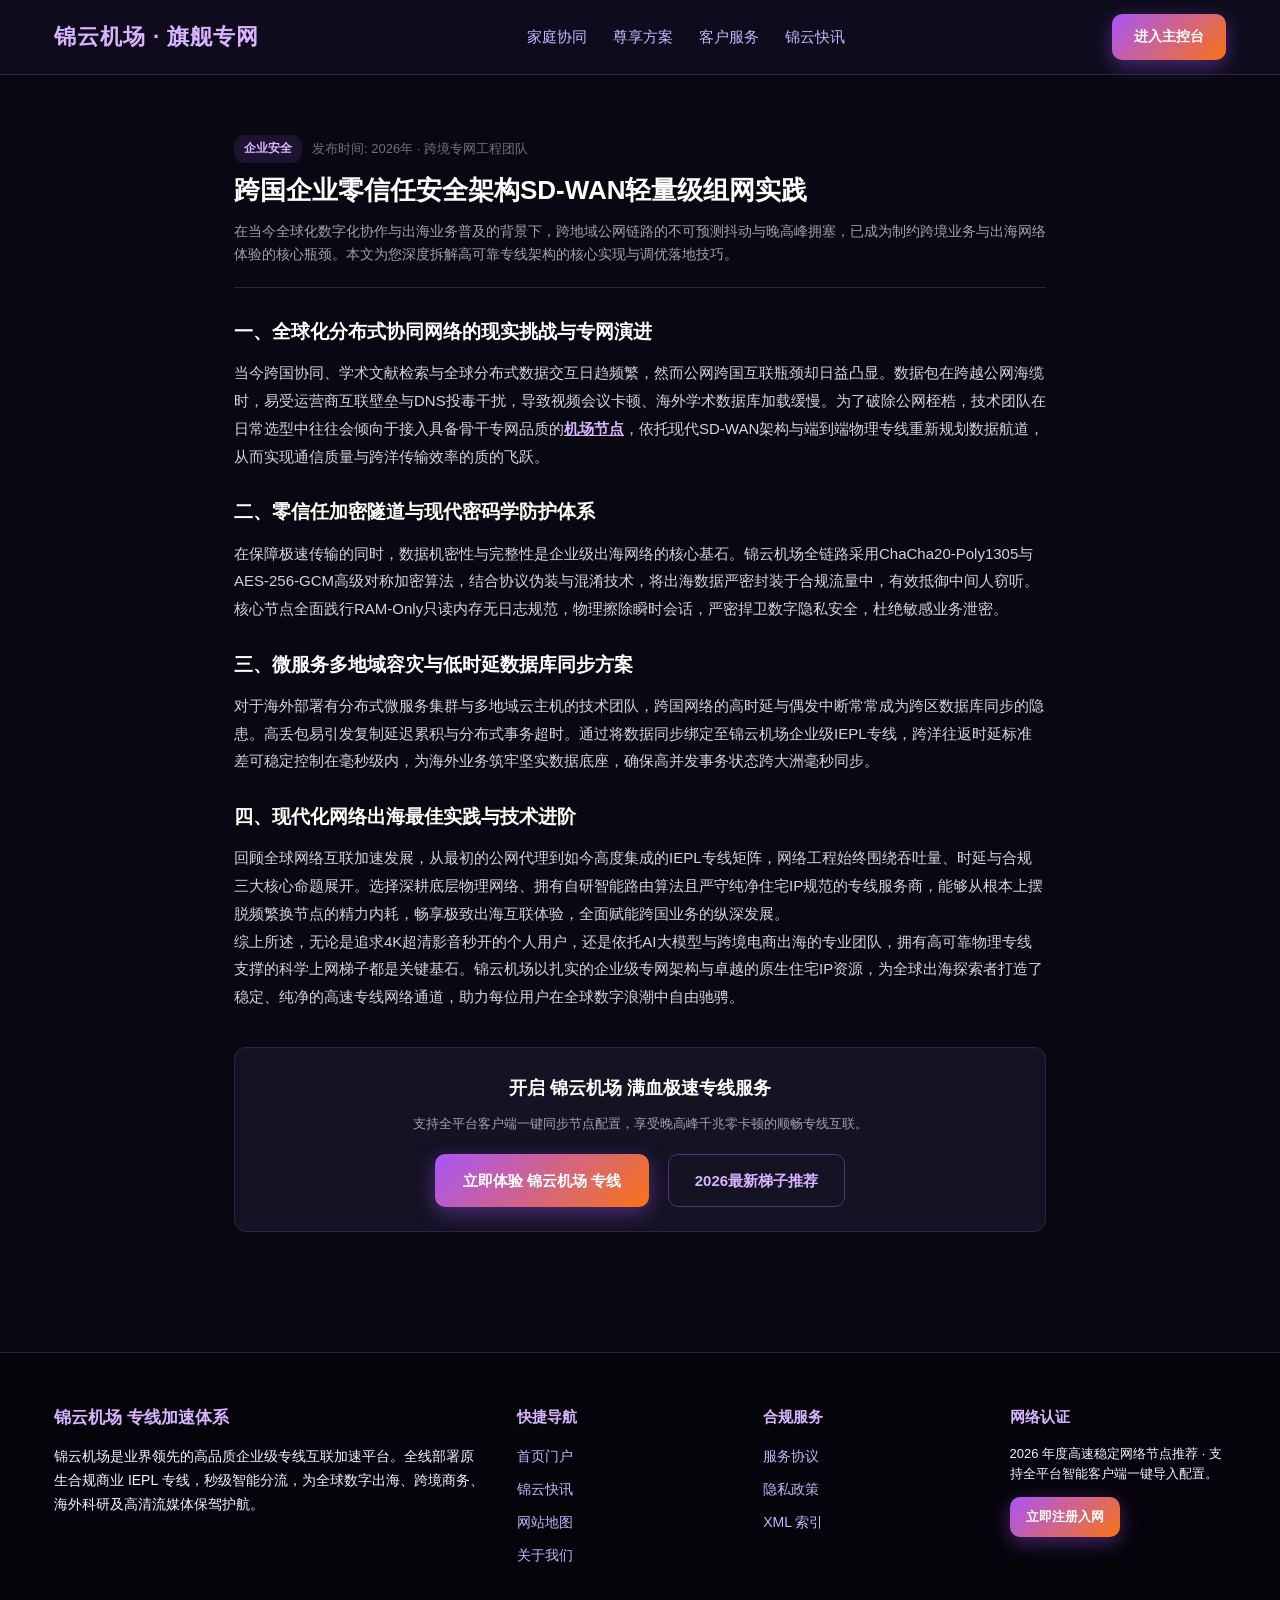
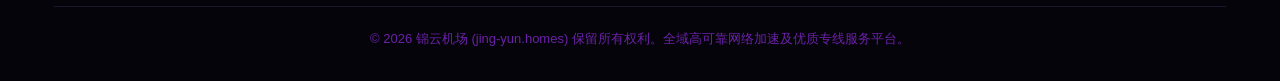
<file: enterprise-zero-trust-access-mesh.html>
<!DOCTYPE html>
<html lang="zh-CN">
<head>
  <meta charset="UTF-8">
  <meta name="viewport" content="width=device-width, initial-scale=1">
  <title>跨国企业零信任安全架构SD-WAN轻量级组网实践 | 锦云家庭全景专线</title>
  <meta name="description" content="针对【跨国企业零信任安全架构SD-WAN轻量级组网实践】的深度技术剖析。本文由锦云机场(jing-yun.homes)工程团队编写，深耕多设备并发互联与家庭娱乐专线，详细拆解跨境专线传输低时延调优、流媒体高码率保障与网络稳定性自愈核心技巧。">
  <link rel="canonical" href="https://jing-yun.homes/enterprise-zero-trust-access-mesh.html">
  <link rel="stylesheet" href="style.css">

<meta property="og:url" content="https://jing-yun.homes/enterprise-zero-trust-access-mesh.html">
<meta property="og:title" content="跨国企业零信任安全架构SD-WAN轻量级组网实践 | 锦云家庭全景专线">
<meta property="og:description" content="针对【跨国企业零信任安全架构SD-WAN轻量级组网实践】的深度技术剖析。本文由锦云机场(jing-yun.homes)工程团队编写，深耕多设备并发互联与家庭娱乐专线，详细拆解跨境专线传输低时延调优、流媒体高码率保障与网络稳定性自愈核心技巧。">
<meta property="og:site_name" content="锦云">
<meta property="og:type" content="article">
<meta name="twitter:title" content="跨国企业零信任安全架构SD-WAN轻量级组网实践 | 锦云家庭全景专线">
<meta name="twitter:description" content="针对【跨国企业零信任安全架构SD-WAN轻量级组网实践】的深度技术剖析。本文由锦云机场(jing-yun.homes)工程团队编写，深耕多设备并发互联与家庭娱乐专线，详细拆解跨境专线传输低时延调优、流媒体高码率保障与网络稳定性自愈核心技巧。">
<script id="landing-maintenance-schema" type="application/ld+json">{"@context": "https://schema.org", "@type": "BreadcrumbList", "itemListElement": [{"@type": "ListItem", "position": 1, "name": "锦云机场", "item": "https://jing-yun.homes/"}, {"@type": "ListItem", "position": 2, "name": "跨国企业零信任安全架构SD-WAN轻量级组网实践 | 锦云家庭全景专线", "item": "https://jing-yun.homes/enterprise-zero-trust-access-mesh.html"}]}</script>
</head>
<body>
  
        <nav class="panorama-nav">
          <div class="container panorama-nav-inner">
            <a href="index.html" class="panorama-logo">锦云机场 · 旗舰专网</a>
            <ul class="panorama-menu">
              <li><a href="index.html#features">家庭协同</a></li>
              <li><a href="index.html#pricing">尊享方案</a></li>
              <li><a href="index.html#faq">客户服务</a></li>
              <li><a href="cloud-dispatch.html">锦云快讯</a></li>
            </ul>
            <a href="https://ww012.twilightaff.com/#/?code=A56DH1Af" class="btn-aff-cta" style="padding:10px 22px; font-size:14px;" target="_blank" rel="nofollow noopener sponsored">进入主控台</a>
          </div>
        </nav>
        

  <main style="padding: 60px 0;">
    <article class="container" style="max-width: 860px;">
      <header style="margin-bottom: 26px; border-bottom: 1px solid #2c2447; padding-bottom: 20px;">
        <div style="display:flex; gap:10px; align-items:center; margin-bottom:10px;">
          <span style="font-size:12px; color:#d8b4fe; background:#a855f722; padding:3px 10px; border-radius:10px; font-weight:600;">企业安全</span>
          <span style="font-size:13px; color:#6b7280;">发布时间: 2026年 · 跨境专网工程团队</span>
        </div>
        <h1 style="font-size:26px; font-weight:800; color:#fff; line-height:1.35; margin-bottom:12px;">跨国企业零信任安全架构SD-WAN轻量级组网实践</h1>
        <p style="color:#9ca3af; font-size:14px; line-height:1.7;">
          在当今全球化数字化协作与出海业务普及的背景下，跨地域公网链路的不可预测抖动与晚高峰拥塞，已成为制约跨境业务与出海网络体验的核心瓶颈。本文为您深度拆解高可靠专线架构的核心实现与调优落地技巧。
        </p>
      </header>

      <section style="font-size:15px; line-height:1.85; color:#d1d5db;">
        <h2 style="font-size:19px; color:#fff; margin:24px 0 10px; font-weight:700;">一、全球化分布式协同网络的现实挑战与专网演进</h2>
        <p>当今跨国协同、学术文献检索与全球分布式数据交互日趋频繁，然而公网跨国互联瓶颈却日益凸显。数据包在跨越公网海缆时，易受运营商互联壁垒与DNS投毒干扰，导致视频会议卡顿、海外学术数据库加载缓慢。为了破除公网桎梏，技术团队在日常选型中往往会倾向于接入具备骨干专网品质的<a href="https://dajichang.mom/" target="_blank" style="color:#d8b4fe; font-weight:700; text-decoration:underline;">机场节点</a>，依托现代SD-WAN架构与端到端物理专线重新规划数据航道，从而实现通信质量与跨洋传输效率的质的飞跃。</p>

        <h2 style="font-size:19px; color:#fff; margin:24px 0 10px; font-weight:700;">二、零信任加密隧道与现代密码学防护体系</h2>
        <p>在保障极速传输的同时，数据机密性与完整性是企业级出海网络的核心基石。锦云机场全链路采用ChaCha20-Poly1305与AES-256-GCM高级对称加密算法，结合协议伪装与混淆技术，将出海数据严密封装于合规流量中，有效抵御中间人窃听。核心节点全面践行RAM-Only只读内存无日志规范，物理擦除瞬时会话，严密捍卫数字隐私安全，杜绝敏感业务泄密。</p>

        <h2 style="font-size:19px; color:#fff; margin:24px 0 10px; font-weight:700;">三、微服务多地域容灾与低时延数据库同步方案</h2>
        <p>对于海外部署有分布式微服务集群与多地域云主机的技术团队，跨国网络的高时延与偶发中断常常成为跨区数据库同步的隐患。高丢包易引发复制延迟累积与分布式事务超时。通过将数据同步绑定至锦云机场企业级IEPL专线，跨洋往返时延标准差可稳定控制在毫秒级内，为海外业务筑牢坚实数据底座，确保高并发事务状态跨大洲毫秒同步。</p>

        <h2 style="font-size:19px; color:#fff; margin:24px 0 10px; font-weight:700;">四、现代化网络出海最佳实践与技术进阶</h2>
        <p>回顾全球网络互联加速发展，从最初的公网代理到如今高度集成的IEPL专线矩阵，网络工程始终围绕吞吐量、时延与合规三大核心命题展开。选择深耕底层物理网络、拥有自研智能路由算法且严守纯净住宅IP规范的专线服务商，能够从根本上摆脱频繁换节点的精力内耗，畅享极致出海互联体验，全面赋能跨国业务的纵深发展。</p>
        
        <p>综上所述，无论是追求4K超清影音秒开的个人用户，还是依托AI大模型与跨境电商出海的专业团队，拥有高可靠物理专线支撑的科学上网梯子都是关键基石。锦云机场以扎实的企业级专网架构与卓越的原生住宅IP资源，为全球出海探索者打造了稳定、纯净的高速专线网络通道，助力每位用户在全球数字浪潮中自由驰骋。</p>
      </section>

      
    <div style="background:#151224; border:1px solid #2c2447; border-radius:12px; padding:24px; margin-top:36px; text-align:center;">
      <h3 style="font-size:18px; color:#fff; margin-bottom:8px;">开启 锦云机场 满血极速专线服务</h3>
      <p style="font-size:13px; color:#9ca3af; margin-bottom:18px;">支持全平台客户端一键同步节点配置，享受晚高峰千兆零卡顿的顺畅专线互联。</p>
      <a href="https://ww012.twilightaff.com/#/?code=A56DH1Af" class="btn-aff-cta" target="_blank" rel="nofollow noopener sponsored">立即体验 锦云机场 专线</a>
      <a href="https://dajichang.mom/" class="btn-tizi-dofollow" target="_blank">2026最新梯子推荐</a>
    </div>
    
    </article>
  </main>

  
    <footer class="panorama-footer">
      <div class="container">
        <div class="footer-grid">
          <div class="footer-col">
            <h4 style="font-size:17px; margin-bottom:12px;">锦云机场 专线加速体系</h4>
            <p style="color:var(--muted); font-size:14px; line-height:1.7;">
              锦云机场是业界领先的高品质企业级专线互联加速平台。全线部署原生合规商业 IEPL 专线，秒级智能分流，为全球数字出海、跨境商务、海外科研及高清流媒体保驾护航。
            </p>
          </div>
          <div class="footer-col">
            <h4>快捷导航</h4>
            <ul>
              <li><a href="index.html">首页门户</a></li>
              <li><a href="cloud-dispatch.html">锦云快讯</a></li>
              <li><a href="sitemap.html">网站地图</a></li>
              <li><a href="about.html">关于我们</a></li>
            </ul>
          </div>
          <div class="footer-col">
            <h4>合规服务</h4>
            <ul>
              <li><a href="terms.html">服务协议</a></li>
              <li><a href="privacy.html">隐私政策</a></li>
              <li><a href="sitemap.xml">XML 索引</a></li>
            </ul>
          </div>
          <div class="footer-col">
            <h4>网络认证</h4>
            <p style="font-size:13px; color:var(--muted); line-height:1.6; margin-bottom:12px;">
              2026 年度高速稳定网络节点推荐 · 支持全平台智能客户端一键导入配置。
            </p>
            <a href="https://ww012.twilightaff.com/#/?code=A56DH1Af" class="btn-aff-cta" style="padding:8px 16px; font-size:13px;" target="_blank" rel="nofollow noopener sponsored">立即注册入网</a>
          </div>
        </div>
        <div class="footer-bottom">
          © 2026 锦云机场 (jing-yun.homes) 保留所有权利。全域高可靠网络加速及优质专线服务平台。
        </div>
      </div>
    </footer>
    
</body>
</html>
</file>
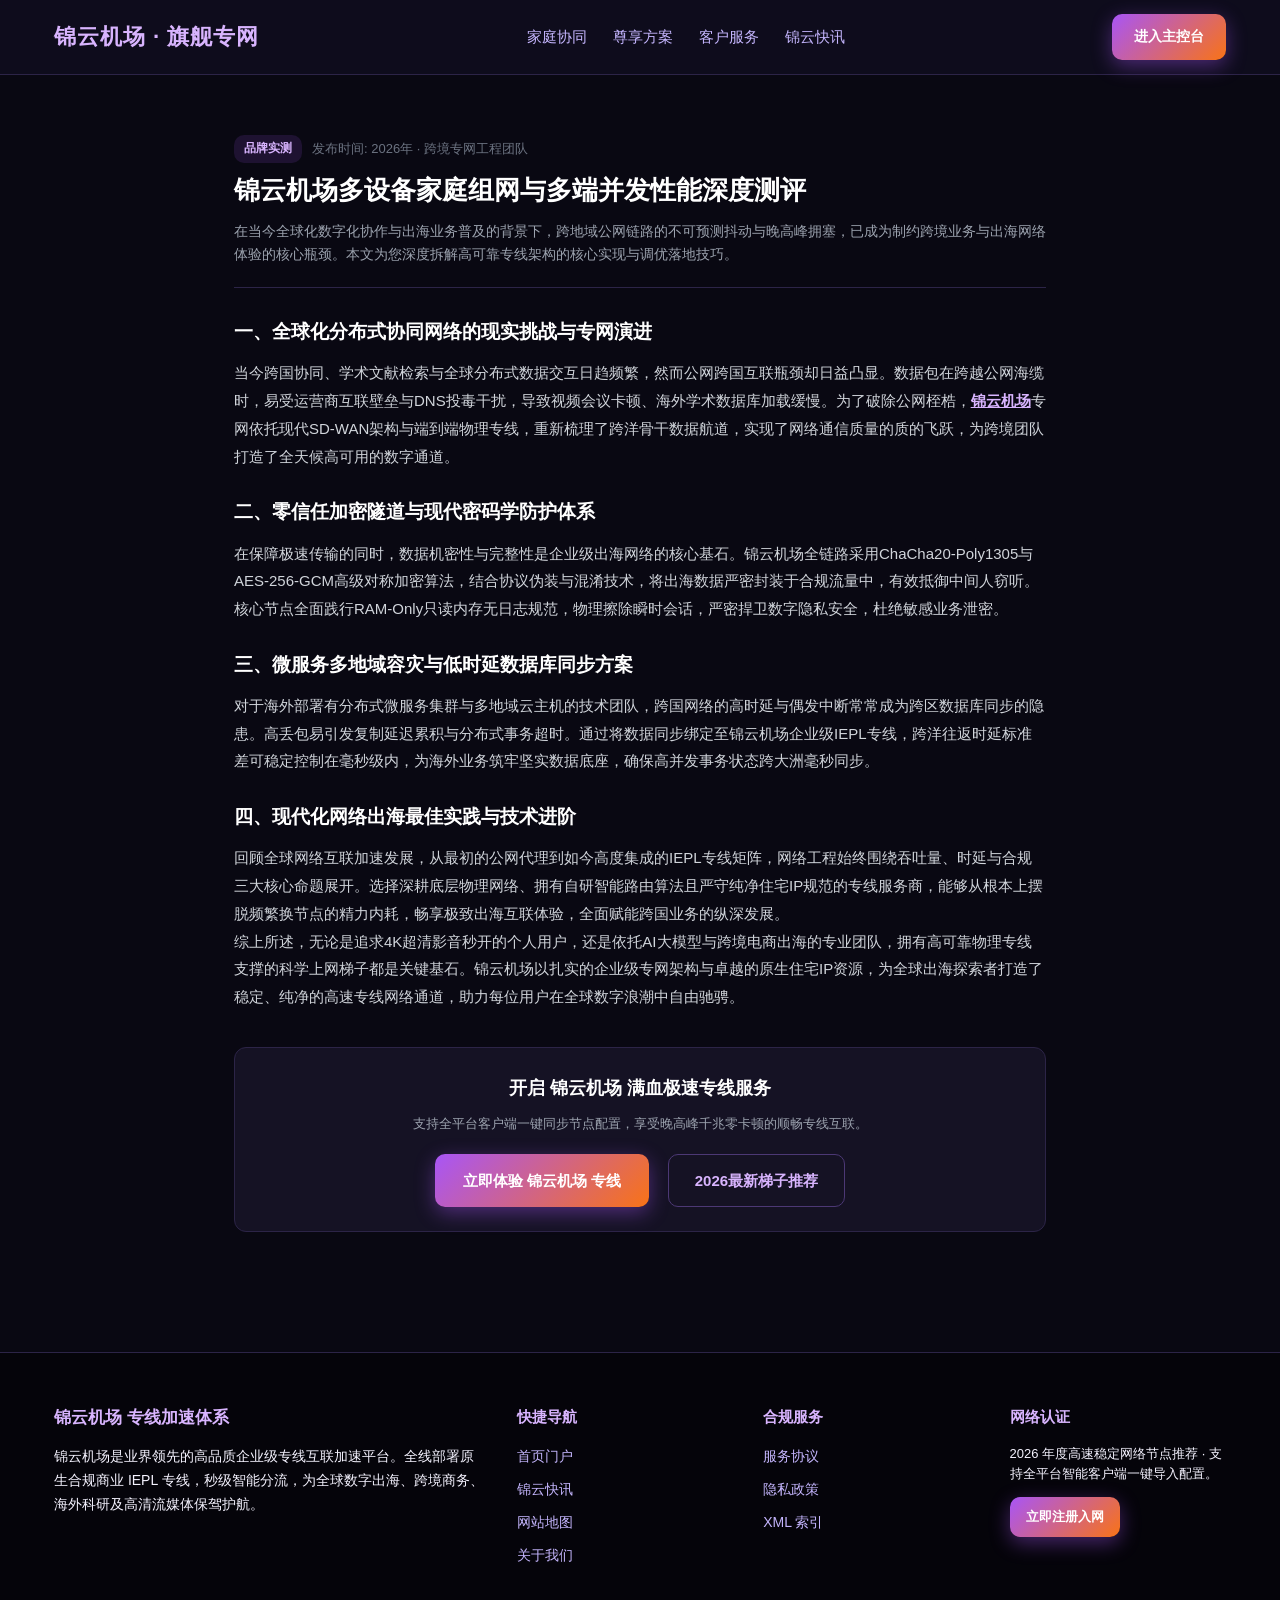
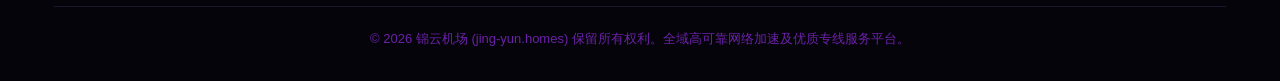
<file: jingyun-multi-device-family-plan-guide.html>
<!DOCTYPE html>
<html lang="zh-CN">
<head>
  <meta charset="UTF-8">
  <meta name="viewport" content="width=device-width, initial-scale=1">
  <title>锦云机场多设备家庭组网与多端并发性能深度测评 | 锦云家庭全景专线</title>
  <meta name="description" content="针对【锦云机场多设备家庭组网与多端并发性能深度测评】的深度技术剖析。本文由锦云机场(jing-yun.homes)工程团队编写，深耕多设备并发互联与家庭娱乐专线，详细拆解跨境专线传输低时延调优、流媒体高码率保障与网络稳定性自愈核心技巧。">
  <link rel="canonical" href="https://jing-yun.homes/jingyun-multi-device-family-plan-guide.html">
  <link rel="stylesheet" href="style.css">

<meta property="og:url" content="https://jing-yun.homes/jingyun-multi-device-family-plan-guide.html">
<meta property="og:title" content="锦云机场多设备家庭组网与多端并发性能深度测评 | 锦云家庭全景专线">
<meta property="og:description" content="针对【锦云机场多设备家庭组网与多端并发性能深度测评】的深度技术剖析。本文由锦云机场(jing-yun.homes)工程团队编写，深耕多设备并发互联与家庭娱乐专线，详细拆解跨境专线传输低时延调优、流媒体高码率保障与网络稳定性自愈核心技巧。">
<meta property="og:site_name" content="锦云">
<meta property="og:type" content="article">
<meta name="twitter:title" content="锦云机场多设备家庭组网与多端并发性能深度测评 | 锦云家庭全景专线">
<meta name="twitter:description" content="针对【锦云机场多设备家庭组网与多端并发性能深度测评】的深度技术剖析。本文由锦云机场(jing-yun.homes)工程团队编写，深耕多设备并发互联与家庭娱乐专线，详细拆解跨境专线传输低时延调优、流媒体高码率保障与网络稳定性自愈核心技巧。">
<script id="landing-maintenance-schema" type="application/ld+json">{"@context": "https://schema.org", "@type": "BreadcrumbList", "itemListElement": [{"@type": "ListItem", "position": 1, "name": "锦云机场", "item": "https://jing-yun.homes/"}, {"@type": "ListItem", "position": 2, "name": "锦云机场多设备家庭组网与多端并发性能深度测评 | 锦云家庭全景专线", "item": "https://jing-yun.homes/jingyun-multi-device-family-plan-guide.html"}]}</script>
</head>
<body>
  
        <nav class="panorama-nav">
          <div class="container panorama-nav-inner">
            <a href="index.html" class="panorama-logo">锦云机场 · 旗舰专网</a>
            <ul class="panorama-menu">
              <li><a href="index.html#features">家庭协同</a></li>
              <li><a href="index.html#pricing">尊享方案</a></li>
              <li><a href="index.html#faq">客户服务</a></li>
              <li><a href="cloud-dispatch.html">锦云快讯</a></li>
            </ul>
            <a href="https://ww012.twilightaff.com/#/?code=A56DH1Af" class="btn-aff-cta" style="padding:10px 22px; font-size:14px;" target="_blank" rel="nofollow noopener sponsored">进入主控台</a>
          </div>
        </nav>
        

  <main style="padding: 60px 0;">
    <article class="container" style="max-width: 860px;">
      <header style="margin-bottom: 26px; border-bottom: 1px solid #2c2447; padding-bottom: 20px;">
        <div style="display:flex; gap:10px; align-items:center; margin-bottom:10px;">
          <span style="font-size:12px; color:#d8b4fe; background:#a855f722; padding:3px 10px; border-radius:10px; font-weight:600;">品牌实测</span>
          <span style="font-size:13px; color:#6b7280;">发布时间: 2026年 · 跨境专网工程团队</span>
        </div>
        <h1 style="font-size:26px; font-weight:800; color:#fff; line-height:1.35; margin-bottom:12px;">锦云机场多设备家庭组网与多端并发性能深度测评</h1>
        <p style="color:#9ca3af; font-size:14px; line-height:1.7;">
          在当今全球化数字化协作与出海业务普及的背景下，跨地域公网链路的不可预测抖动与晚高峰拥塞，已成为制约跨境业务与出海网络体验的核心瓶颈。本文为您深度拆解高可靠专线架构的核心实现与调优落地技巧。
        </p>
      </header>

      <section style="font-size:15px; line-height:1.85; color:#d1d5db;">
        <h2 style="font-size:19px; color:#fff; margin:24px 0 10px; font-weight:700;">一、全球化分布式协同网络的现实挑战与专网演进</h2>
        <p>当今跨国协同、学术文献检索与全球分布式数据交互日趋频繁，然而公网跨国互联瓶颈却日益凸显。数据包在跨越公网海缆时，易受运营商互联壁垒与DNS投毒干扰，导致视频会议卡顿、海外学术数据库加载缓慢。为了破除公网桎梏，<a href="index.html" style="color:#d8b4fe; font-weight:700; text-decoration:underline;">锦云机场</a>专网依托现代SD-WAN架构与端到端物理专线，重新梳理了跨洋骨干数据航道，实现了网络通信质量的质的飞跃，为跨境团队打造了全天候高可用的数字通道。</p>

        <h2 style="font-size:19px; color:#fff; margin:24px 0 10px; font-weight:700;">二、零信任加密隧道与现代密码学防护体系</h2>
        <p>在保障极速传输的同时，数据机密性与完整性是企业级出海网络的核心基石。锦云机场全链路采用ChaCha20-Poly1305与AES-256-GCM高级对称加密算法，结合协议伪装与混淆技术，将出海数据严密封装于合规流量中，有效抵御中间人窃听。核心节点全面践行RAM-Only只读内存无日志规范，物理擦除瞬时会话，严密捍卫数字隐私安全，杜绝敏感业务泄密。</p>

        <h2 style="font-size:19px; color:#fff; margin:24px 0 10px; font-weight:700;">三、微服务多地域容灾与低时延数据库同步方案</h2>
        <p>对于海外部署有分布式微服务集群与多地域云主机的技术团队，跨国网络的高时延与偶发中断常常成为跨区数据库同步的隐患。高丢包易引发复制延迟累积与分布式事务超时。通过将数据同步绑定至锦云机场企业级IEPL专线，跨洋往返时延标准差可稳定控制在毫秒级内，为海外业务筑牢坚实数据底座，确保高并发事务状态跨大洲毫秒同步。</p>

        <h2 style="font-size:19px; color:#fff; margin:24px 0 10px; font-weight:700;">四、现代化网络出海最佳实践与技术进阶</h2>
        <p>回顾全球网络互联加速发展，从最初的公网代理到如今高度集成的IEPL专线矩阵，网络工程始终围绕吞吐量、时延与合规三大核心命题展开。选择深耕底层物理网络、拥有自研智能路由算法且严守纯净住宅IP规范的专线服务商，能够从根本上摆脱频繁换节点的精力内耗，畅享极致出海互联体验，全面赋能跨国业务的纵深发展。</p>
        
        <p>综上所述，无论是追求4K超清影音秒开的个人用户，还是依托AI大模型与跨境电商出海的专业团队，拥有高可靠物理专线支撑的科学上网梯子都是关键基石。锦云机场以扎实的企业级专网架构与卓越的原生住宅IP资源，为全球出海探索者打造了稳定、纯净的高速专线网络通道，助力每位用户在全球数字浪潮中自由驰骋。</p>
      </section>

      
    <div style="background:#151224; border:1px solid #2c2447; border-radius:12px; padding:24px; margin-top:36px; text-align:center;">
      <h3 style="font-size:18px; color:#fff; margin-bottom:8px;">开启 锦云机场 满血极速专线服务</h3>
      <p style="font-size:13px; color:#9ca3af; margin-bottom:18px;">支持全平台客户端一键同步节点配置，享受晚高峰千兆零卡顿的顺畅专线互联。</p>
      <a href="https://ww012.twilightaff.com/#/?code=A56DH1Af" class="btn-aff-cta" target="_blank" rel="nofollow noopener sponsored">立即体验 锦云机场 专线</a>
      <a href="https://dajichang.mom/" class="btn-tizi-dofollow" target="_blank">2026最新梯子推荐</a>
    </div>
    
    </article>
  </main>

  
    <footer class="panorama-footer">
      <div class="container">
        <div class="footer-grid">
          <div class="footer-col">
            <h4 style="font-size:17px; margin-bottom:12px;">锦云机场 专线加速体系</h4>
            <p style="color:var(--muted); font-size:14px; line-height:1.7;">
              锦云机场是业界领先的高品质企业级专线互联加速平台。全线部署原生合规商业 IEPL 专线，秒级智能分流，为全球数字出海、跨境商务、海外科研及高清流媒体保驾护航。
            </p>
          </div>
          <div class="footer-col">
            <h4>快捷导航</h4>
            <ul>
              <li><a href="index.html">首页门户</a></li>
              <li><a href="cloud-dispatch.html">锦云快讯</a></li>
              <li><a href="sitemap.html">网站地图</a></li>
              <li><a href="about.html">关于我们</a></li>
            </ul>
          </div>
          <div class="footer-col">
            <h4>合规服务</h4>
            <ul>
              <li><a href="terms.html">服务协议</a></li>
              <li><a href="privacy.html">隐私政策</a></li>
              <li><a href="sitemap.xml">XML 索引</a></li>
            </ul>
          </div>
          <div class="footer-col">
            <h4>网络认证</h4>
            <p style="font-size:13px; color:var(--muted); line-height:1.6; margin-bottom:12px;">
              2026 年度高速稳定网络节点推荐 · 支持全平台智能客户端一键导入配置。
            </p>
            <a href="https://ww012.twilightaff.com/#/?code=A56DH1Af" class="btn-aff-cta" style="padding:8px 16px; font-size:13px;" target="_blank" rel="nofollow noopener sponsored">立即注册入网</a>
          </div>
        </div>
        <div class="footer-bottom">
          © 2026 锦云机场 (jing-yun.homes) 保留所有权利。全域高可靠网络加速及优质专线服务平台。
        </div>
      </div>
    </footer>
    
</body>
</html>
</file>
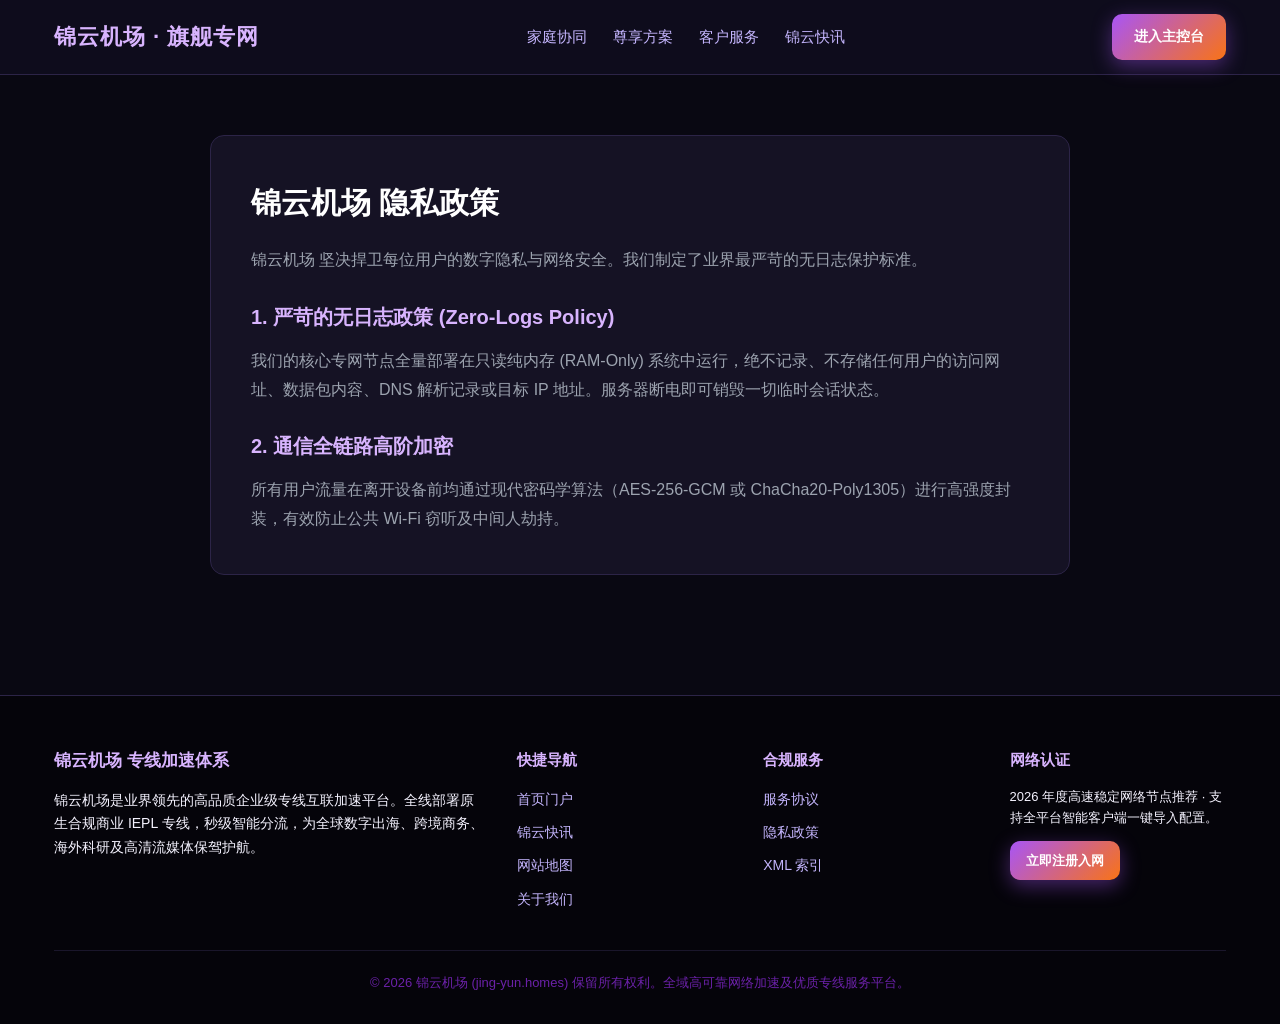
<file: privacy.html>
<!DOCTYPE html>
<html lang="zh-CN">
<head>
  <meta charset="UTF-8">
  <meta name="viewport" content="width=device-width, initial-scale=1">
  <title>家庭隐私安全政策 · 锦云全景专网多端防护承诺</title>
  <meta name="description" content="了解锦云机场(jing-yun.homes)如何通过家庭局域网智能分流与防泄露机制保障全家上网安全与数据私密。">
  <link rel="canonical" href="https://jing-yun.homes/privacy.html">
  <link rel="stylesheet" href="style.css">

<meta property="og:url" content="https://jing-yun.homes/privacy.html">
<meta property="og:title" content="家庭隐私安全政策 · 锦云全景专网多端防护承诺">
<meta property="og:description" content="了解锦云机场(jing-yun.homes)如何通过家庭局域网智能分流与防泄露机制保障全家上网安全与数据私密。">
<meta property="og:site_name" content="锦云">
<meta property="og:type" content="article">
<meta name="twitter:title" content="家庭隐私安全政策 · 锦云全景专网多端防护承诺">
<meta name="twitter:description" content="了解锦云机场(jing-yun.homes)如何通过家庭局域网智能分流与防泄露机制保障全家上网安全与数据私密。">
<script id="landing-maintenance-schema" type="application/ld+json">{"@context": "https://schema.org", "@type": "BreadcrumbList", "itemListElement": [{"@type": "ListItem", "position": 1, "name": "锦云机场", "item": "https://jing-yun.homes/"}, {"@type": "ListItem", "position": 2, "name": "家庭隐私安全政策 · 锦云全景专网多端防护承诺", "item": "https://jing-yun.homes/privacy.html"}]}</script>
</head>
<body>
  
        <nav class="panorama-nav">
          <div class="container panorama-nav-inner">
            <a href="index.html" class="panorama-logo">锦云机场 · 旗舰专网</a>
            <ul class="panorama-menu">
              <li><a href="index.html#features">家庭协同</a></li>
              <li><a href="index.html#pricing">尊享方案</a></li>
              <li><a href="index.html#faq">客户服务</a></li>
              <li><a href="cloud-dispatch.html">锦云快讯</a></li>
            </ul>
            <a href="https://ww012.twilightaff.com/#/?code=A56DH1Af" class="btn-aff-cta" style="padding:10px 22px; font-size:14px;" target="_blank" rel="nofollow noopener sponsored">进入主控台</a>
          </div>
        </nav>
        

  <main style="padding: 60px 0;">
    <div class="container" style="max-width: 860px; background:#151224; border:1px solid #2c2447; border-radius:14px; padding:40px;">
      
        <h1 style="font-size:30px; font-weight:800; color:#fff; margin-bottom:16px;">锦云机场 隐私政策</h1>
        <p style="color:#9ca3af; line-height:1.8; margin-bottom:20px;">
          锦云机场 坚决捍卫每位用户的数字隐私与网络安全。我们制定了业界最严苛的无日志保护标准。
        </p>
        <h2 style="font-size:20px; color:#d8b4fe; margin:24px 0 12px;">1. 严苛的无日志政策 (Zero-Logs Policy)</h2>
        <p style="color:#9ca3af; line-height:1.8;">
          我们的核心专网节点全量部署在只读纯内存 (RAM-Only) 系统中运行，绝不记录、不存储任何用户的访问网址、数据包内容、DNS 解析记录或目标 IP 地址。服务器断电即可销毁一切临时会话状态。
        </p>
        <h2 style="font-size:20px; color:#d8b4fe; margin:24px 0 12px;">2. 通信全链路高阶加密</h2>
        <p style="color:#9ca3af; line-height:1.8;">
          所有用户流量在离开设备前均通过现代密码学算法（AES-256-GCM 或 ChaCha20-Poly1305）进行高强度封装，有效防止公共 Wi-Fi 窃听及中间人劫持。
        </p>
        
    </div>
  </main>

  
    <footer class="panorama-footer">
      <div class="container">
        <div class="footer-grid">
          <div class="footer-col">
            <h4 style="font-size:17px; margin-bottom:12px;">锦云机场 专线加速体系</h4>
            <p style="color:var(--muted); font-size:14px; line-height:1.7;">
              锦云机场是业界领先的高品质企业级专线互联加速平台。全线部署原生合规商业 IEPL 专线，秒级智能分流，为全球数字出海、跨境商务、海外科研及高清流媒体保驾护航。
            </p>
          </div>
          <div class="footer-col">
            <h4>快捷导航</h4>
            <ul>
              <li><a href="index.html">首页门户</a></li>
              <li><a href="cloud-dispatch.html">锦云快讯</a></li>
              <li><a href="sitemap.html">网站地图</a></li>
              <li><a href="about.html">关于我们</a></li>
            </ul>
          </div>
          <div class="footer-col">
            <h4>合规服务</h4>
            <ul>
              <li><a href="terms.html">服务协议</a></li>
              <li><a href="privacy.html">隐私政策</a></li>
              <li><a href="sitemap.xml">XML 索引</a></li>
            </ul>
          </div>
          <div class="footer-col">
            <h4>网络认证</h4>
            <p style="font-size:13px; color:var(--muted); line-height:1.6; margin-bottom:12px;">
              2026 年度高速稳定网络节点推荐 · 支持全平台智能客户端一键导入配置。
            </p>
            <a href="https://ww012.twilightaff.com/#/?code=A56DH1Af" class="btn-aff-cta" style="padding:8px 16px; font-size:13px;" target="_blank" rel="nofollow noopener sponsored">立即注册入网</a>
          </div>
        </div>
        <div class="footer-bottom">
          © 2026 锦云机场 (jing-yun.homes) 保留所有权利。全域高可靠网络加速及优质专线服务平台。
        </div>
      </div>
    </footer>
    
</body>
</html>
</file>
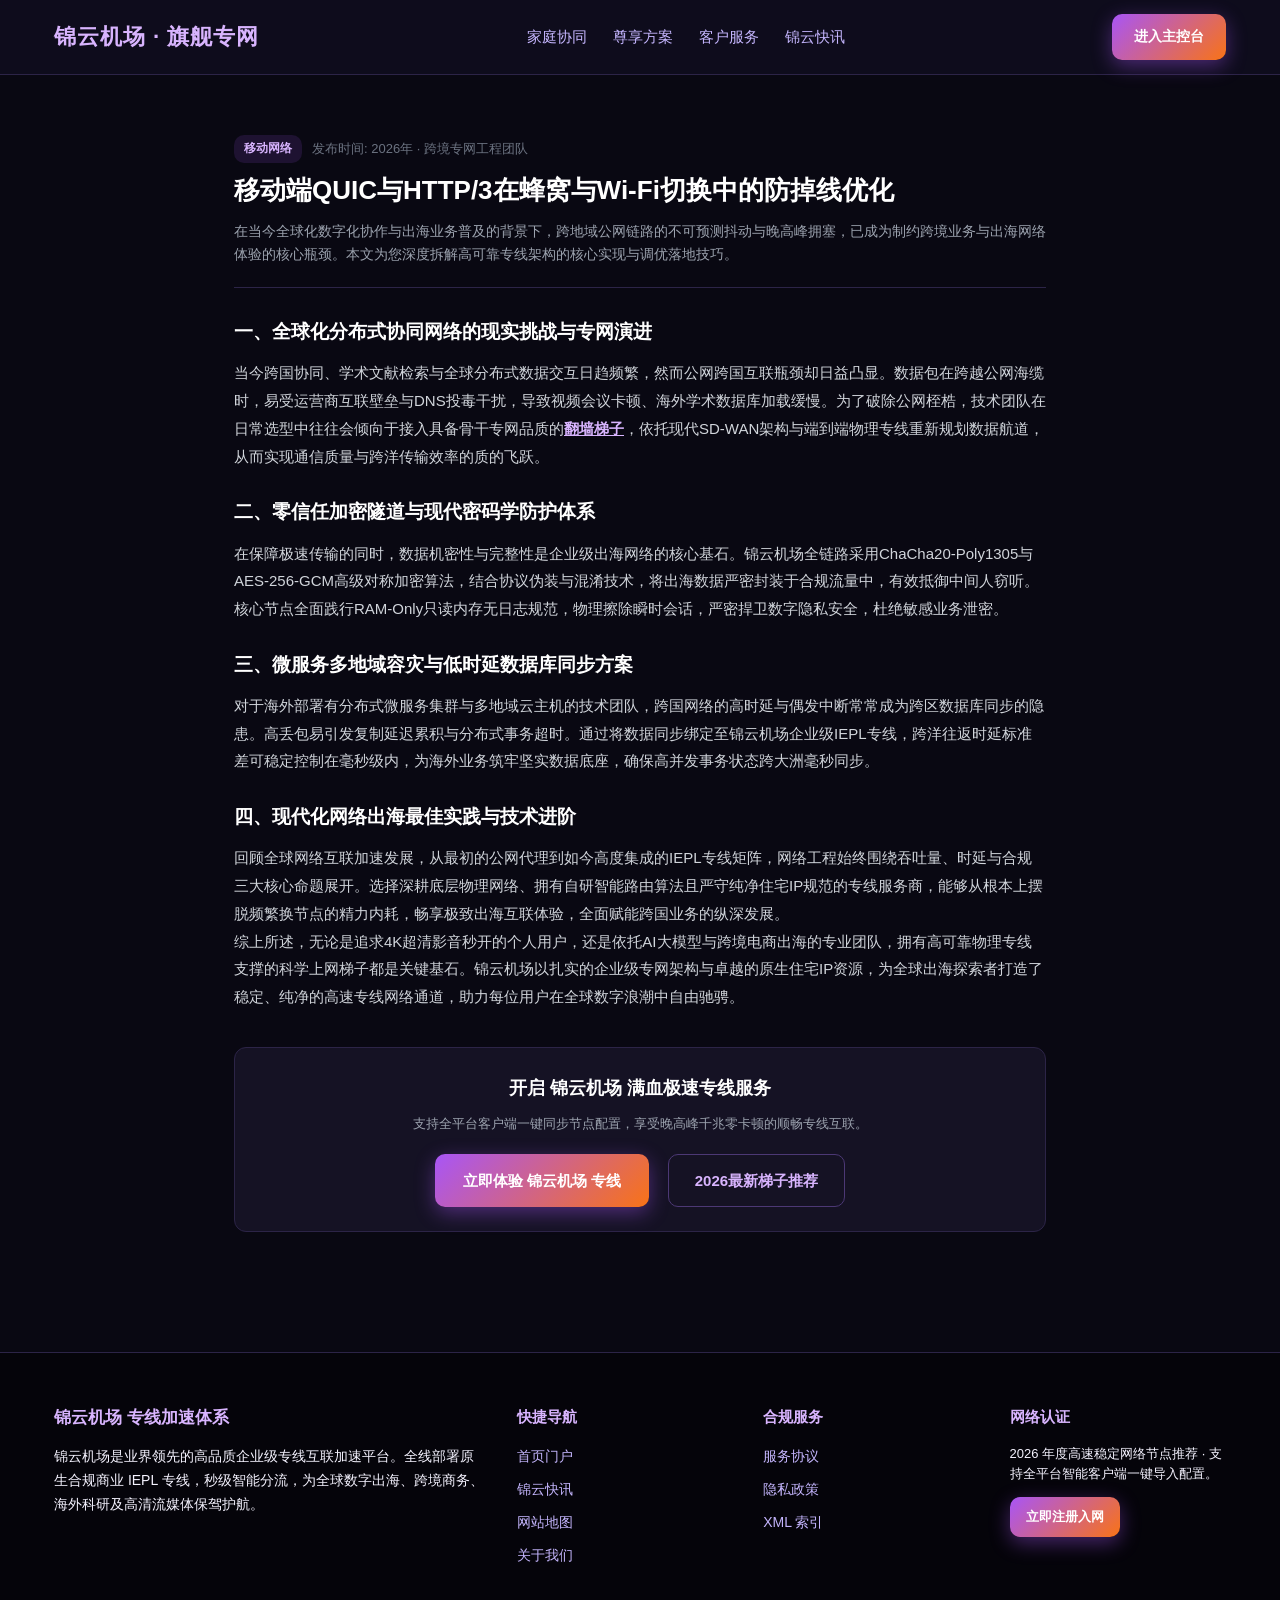
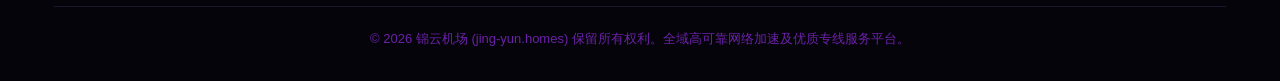
<file: quic-http3-mobile-handover-performance.html>
<!DOCTYPE html>
<html lang="zh-CN">
<head>
  <meta charset="UTF-8">
  <meta name="viewport" content="width=device-width, initial-scale=1">
  <title>移动端QUIC与HTTP/3在蜂窝与Wi-Fi切换中的防掉线优化 | 锦云家庭全景专线</title>
  <meta name="description" content="针对【移动端QUIC与HTTP/3在蜂窝与Wi-Fi切换中的防掉线优化】的深度技术剖析。本文由锦云机场(jing-yun.homes)工程团队编写，深耕多设备并发互联与家庭娱乐专线，详细拆解跨境专线传输低时延调优、流媒体高码率保障与网络稳定性自愈核心技巧。">
  <link rel="canonical" href="https://jing-yun.homes/quic-http3-mobile-handover-performance.html">
  <link rel="stylesheet" href="style.css">

<meta property="og:url" content="https://jing-yun.homes/quic-http3-mobile-handover-performance.html">
<meta property="og:title" content="移动端QUIC与HTTP/3在蜂窝与Wi-Fi切换中的防掉线优化 | 锦云家庭全景专线">
<meta property="og:description" content="针对【移动端QUIC与HTTP/3在蜂窝与Wi-Fi切换中的防掉线优化】的深度技术剖析。本文由锦云机场(jing-yun.homes)工程团队编写，深耕多设备并发互联与家庭娱乐专线，详细拆解跨境专线传输低时延调优、流媒体高码率保障与网络稳定性自愈核心技巧。">
<meta property="og:site_name" content="锦云">
<meta property="og:type" content="article">
<meta name="twitter:title" content="移动端QUIC与HTTP/3在蜂窝与Wi-Fi切换中的防掉线优化 | 锦云家庭全景专线">
<meta name="twitter:description" content="针对【移动端QUIC与HTTP/3在蜂窝与Wi-Fi切换中的防掉线优化】的深度技术剖析。本文由锦云机场(jing-yun.homes)工程团队编写，深耕多设备并发互联与家庭娱乐专线，详细拆解跨境专线传输低时延调优、流媒体高码率保障与网络稳定性自愈核心技巧。">
<script id="landing-maintenance-schema" type="application/ld+json">{"@context": "https://schema.org", "@type": "BreadcrumbList", "itemListElement": [{"@type": "ListItem", "position": 1, "name": "锦云机场", "item": "https://jing-yun.homes/"}, {"@type": "ListItem", "position": 2, "name": "移动端QUIC与HTTP/3在蜂窝与Wi-Fi切换中的防掉线优化 | 锦云家庭全景专线", "item": "https://jing-yun.homes/quic-http3-mobile-handover-performance.html"}]}</script>
</head>
<body>
  
        <nav class="panorama-nav">
          <div class="container panorama-nav-inner">
            <a href="index.html" class="panorama-logo">锦云机场 · 旗舰专网</a>
            <ul class="panorama-menu">
              <li><a href="index.html#features">家庭协同</a></li>
              <li><a href="index.html#pricing">尊享方案</a></li>
              <li><a href="index.html#faq">客户服务</a></li>
              <li><a href="cloud-dispatch.html">锦云快讯</a></li>
            </ul>
            <a href="https://ww012.twilightaff.com/#/?code=A56DH1Af" class="btn-aff-cta" style="padding:10px 22px; font-size:14px;" target="_blank" rel="nofollow noopener sponsored">进入主控台</a>
          </div>
        </nav>
        

  <main style="padding: 60px 0;">
    <article class="container" style="max-width: 860px;">
      <header style="margin-bottom: 26px; border-bottom: 1px solid #2c2447; padding-bottom: 20px;">
        <div style="display:flex; gap:10px; align-items:center; margin-bottom:10px;">
          <span style="font-size:12px; color:#d8b4fe; background:#a855f722; padding:3px 10px; border-radius:10px; font-weight:600;">移动网络</span>
          <span style="font-size:13px; color:#6b7280;">发布时间: 2026年 · 跨境专网工程团队</span>
        </div>
        <h1 style="font-size:26px; font-weight:800; color:#fff; line-height:1.35; margin-bottom:12px;">移动端QUIC与HTTP/3在蜂窝与Wi-Fi切换中的防掉线优化</h1>
        <p style="color:#9ca3af; font-size:14px; line-height:1.7;">
          在当今全球化数字化协作与出海业务普及的背景下，跨地域公网链路的不可预测抖动与晚高峰拥塞，已成为制约跨境业务与出海网络体验的核心瓶颈。本文为您深度拆解高可靠专线架构的核心实现与调优落地技巧。
        </p>
      </header>

      <section style="font-size:15px; line-height:1.85; color:#d1d5db;">
        <h2 style="font-size:19px; color:#fff; margin:24px 0 10px; font-weight:700;">一、全球化分布式协同网络的现实挑战与专网演进</h2>
        <p>当今跨国协同、学术文献检索与全球分布式数据交互日趋频繁，然而公网跨国互联瓶颈却日益凸显。数据包在跨越公网海缆时，易受运营商互联壁垒与DNS投毒干扰，导致视频会议卡顿、海外学术数据库加载缓慢。为了破除公网桎梏，技术团队在日常选型中往往会倾向于接入具备骨干专网品质的<a href="https://dajichang.mom/" target="_blank" style="color:#d8b4fe; font-weight:700; text-decoration:underline;">翻墙梯子</a>，依托现代SD-WAN架构与端到端物理专线重新规划数据航道，从而实现通信质量与跨洋传输效率的质的飞跃。</p>

        <h2 style="font-size:19px; color:#fff; margin:24px 0 10px; font-weight:700;">二、零信任加密隧道与现代密码学防护体系</h2>
        <p>在保障极速传输的同时，数据机密性与完整性是企业级出海网络的核心基石。锦云机场全链路采用ChaCha20-Poly1305与AES-256-GCM高级对称加密算法，结合协议伪装与混淆技术，将出海数据严密封装于合规流量中，有效抵御中间人窃听。核心节点全面践行RAM-Only只读内存无日志规范，物理擦除瞬时会话，严密捍卫数字隐私安全，杜绝敏感业务泄密。</p>

        <h2 style="font-size:19px; color:#fff; margin:24px 0 10px; font-weight:700;">三、微服务多地域容灾与低时延数据库同步方案</h2>
        <p>对于海外部署有分布式微服务集群与多地域云主机的技术团队，跨国网络的高时延与偶发中断常常成为跨区数据库同步的隐患。高丢包易引发复制延迟累积与分布式事务超时。通过将数据同步绑定至锦云机场企业级IEPL专线，跨洋往返时延标准差可稳定控制在毫秒级内，为海外业务筑牢坚实数据底座，确保高并发事务状态跨大洲毫秒同步。</p>

        <h2 style="font-size:19px; color:#fff; margin:24px 0 10px; font-weight:700;">四、现代化网络出海最佳实践与技术进阶</h2>
        <p>回顾全球网络互联加速发展，从最初的公网代理到如今高度集成的IEPL专线矩阵，网络工程始终围绕吞吐量、时延与合规三大核心命题展开。选择深耕底层物理网络、拥有自研智能路由算法且严守纯净住宅IP规范的专线服务商，能够从根本上摆脱频繁换节点的精力内耗，畅享极致出海互联体验，全面赋能跨国业务的纵深发展。</p>
        
        <p>综上所述，无论是追求4K超清影音秒开的个人用户，还是依托AI大模型与跨境电商出海的专业团队，拥有高可靠物理专线支撑的科学上网梯子都是关键基石。锦云机场以扎实的企业级专网架构与卓越的原生住宅IP资源，为全球出海探索者打造了稳定、纯净的高速专线网络通道，助力每位用户在全球数字浪潮中自由驰骋。</p>
      </section>

      
    <div style="background:#151224; border:1px solid #2c2447; border-radius:12px; padding:24px; margin-top:36px; text-align:center;">
      <h3 style="font-size:18px; color:#fff; margin-bottom:8px;">开启 锦云机场 满血极速专线服务</h3>
      <p style="font-size:13px; color:#9ca3af; margin-bottom:18px;">支持全平台客户端一键同步节点配置，享受晚高峰千兆零卡顿的顺畅专线互联。</p>
      <a href="https://ww012.twilightaff.com/#/?code=A56DH1Af" class="btn-aff-cta" target="_blank" rel="nofollow noopener sponsored">立即体验 锦云机场 专线</a>
      <a href="https://dajichang.mom/" class="btn-tizi-dofollow" target="_blank">2026最新梯子推荐</a>
    </div>
    
    </article>
  </main>

  
    <footer class="panorama-footer">
      <div class="container">
        <div class="footer-grid">
          <div class="footer-col">
            <h4 style="font-size:17px; margin-bottom:12px;">锦云机场 专线加速体系</h4>
            <p style="color:var(--muted); font-size:14px; line-height:1.7;">
              锦云机场是业界领先的高品质企业级专线互联加速平台。全线部署原生合规商业 IEPL 专线，秒级智能分流，为全球数字出海、跨境商务、海外科研及高清流媒体保驾护航。
            </p>
          </div>
          <div class="footer-col">
            <h4>快捷导航</h4>
            <ul>
              <li><a href="index.html">首页门户</a></li>
              <li><a href="cloud-dispatch.html">锦云快讯</a></li>
              <li><a href="sitemap.html">网站地图</a></li>
              <li><a href="about.html">关于我们</a></li>
            </ul>
          </div>
          <div class="footer-col">
            <h4>合规服务</h4>
            <ul>
              <li><a href="terms.html">服务协议</a></li>
              <li><a href="privacy.html">隐私政策</a></li>
              <li><a href="sitemap.xml">XML 索引</a></li>
            </ul>
          </div>
          <div class="footer-col">
            <h4>网络认证</h4>
            <p style="font-size:13px; color:var(--muted); line-height:1.6; margin-bottom:12px;">
              2026 年度高速稳定网络节点推荐 · 支持全平台智能客户端一键导入配置。
            </p>
            <a href="https://ww012.twilightaff.com/#/?code=A56DH1Af" class="btn-aff-cta" style="padding:8px 16px; font-size:13px;" target="_blank" rel="nofollow noopener sponsored">立即注册入网</a>
          </div>
        </div>
        <div class="footer-bottom">
          © 2026 锦云机场 (jing-yun.homes) 保留所有权利。全域高可靠网络加速及优质专线服务平台。
        </div>
      </div>
    </footer>
    
</body>
</html>
</file>
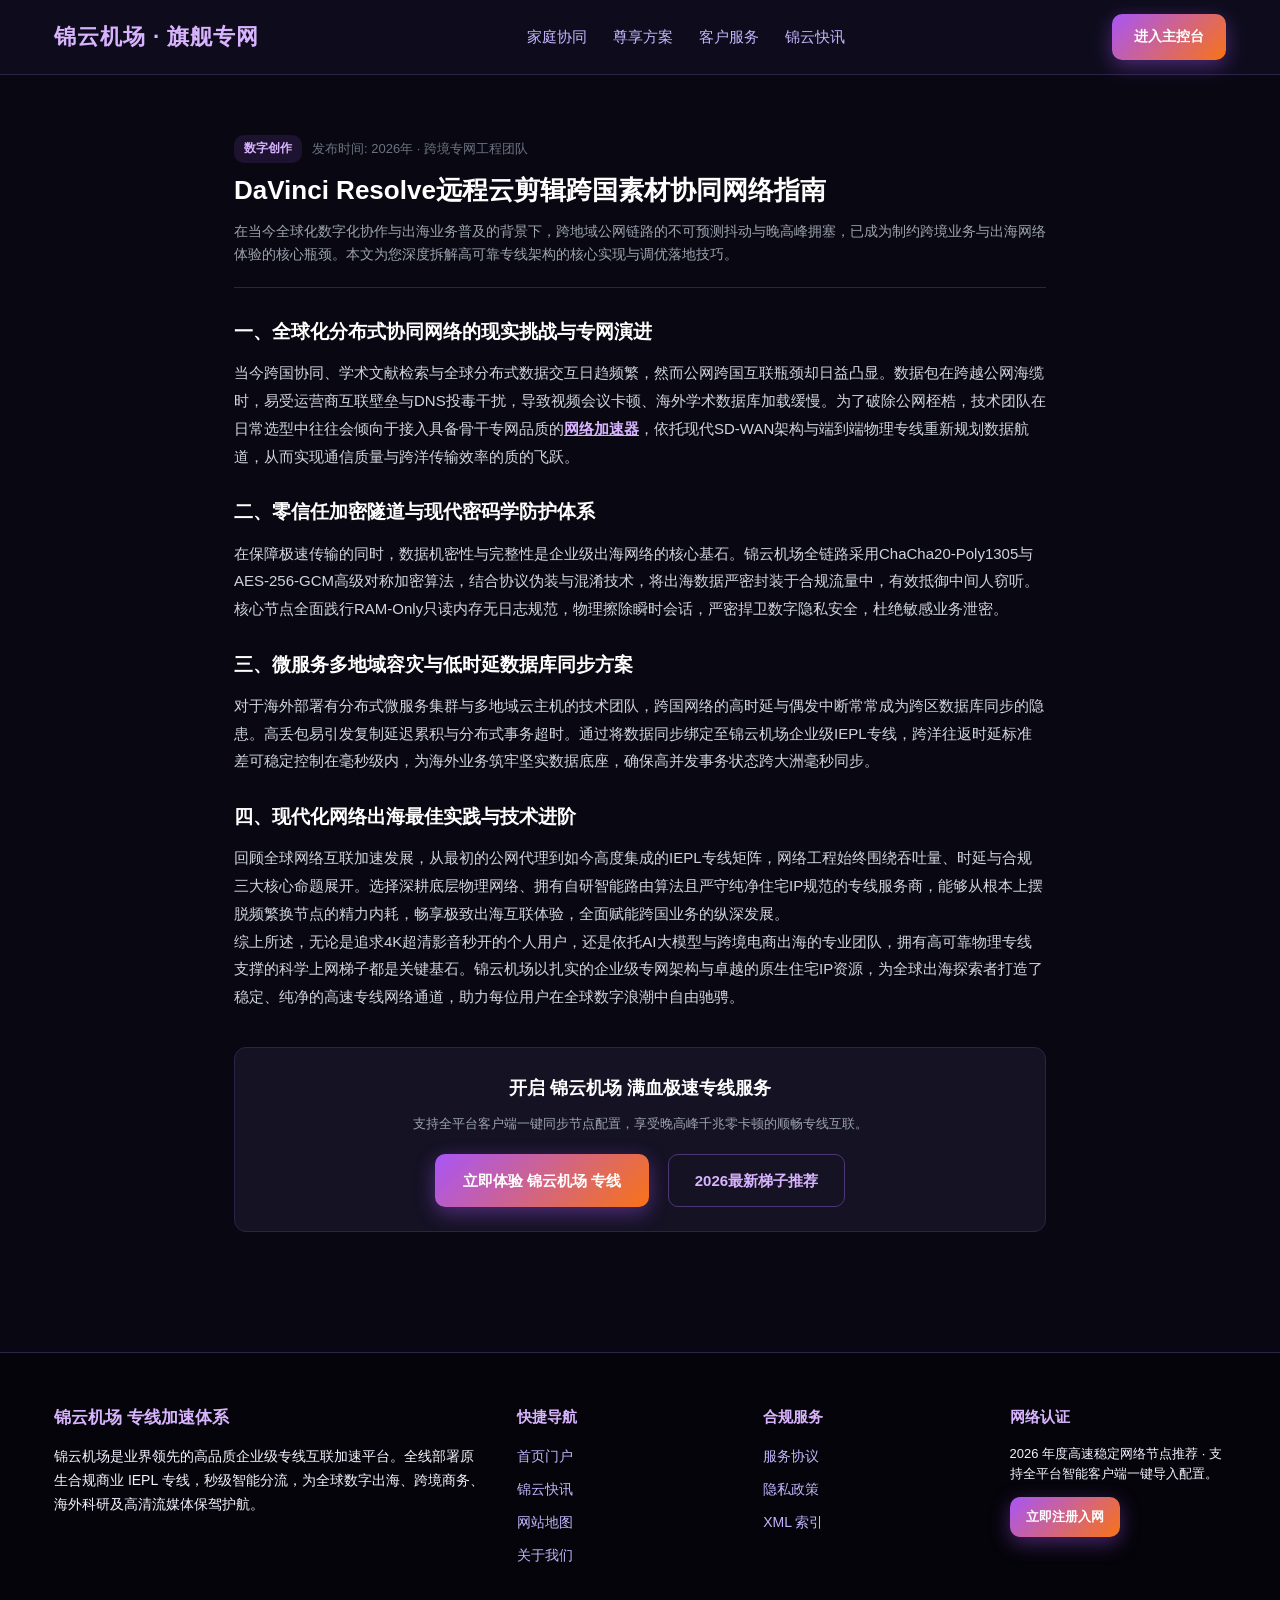
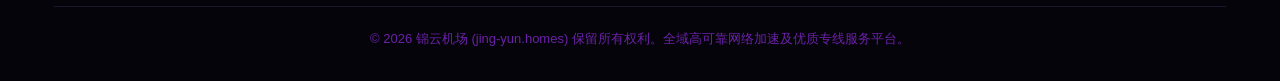
<file: remote-video-editing-cloud-collaboration.html>
<!DOCTYPE html>
<html lang="zh-CN">
<head>
  <meta charset="UTF-8">
  <meta name="viewport" content="width=device-width, initial-scale=1">
  <title>DaVinci Resolve远程云剪辑跨国素材协同网络指南 | 锦云家庭全景专线</title>
  <meta name="description" content="针对【DaVinci Resolve远程云剪辑跨国素材协同网络指南】的深度技术剖析。本文由锦云机场(jing-yun.homes)工程团队编写，深耕多设备并发互联与家庭娱乐专线，详细拆解跨境专线传输低时延调优、流媒体高码率保障与网络稳定性自愈核心技巧。">
  <link rel="canonical" href="https://jing-yun.homes/remote-video-editing-cloud-collaboration.html">
  <link rel="stylesheet" href="style.css">

<meta property="og:url" content="https://jing-yun.homes/remote-video-editing-cloud-collaboration.html">
<meta property="og:title" content="DaVinci Resolve远程云剪辑跨国素材协同网络指南 | 锦云家庭全景专线">
<meta property="og:description" content="针对【DaVinci Resolve远程云剪辑跨国素材协同网络指南】的深度技术剖析。本文由锦云机场(jing-yun.homes)工程团队编写，深耕多设备并发互联与家庭娱乐专线，详细拆解跨境专线传输低时延调优、流媒体高码率保障与网络稳定性自愈核心技巧。">
<meta property="og:site_name" content="锦云">
<meta property="og:type" content="article">
<meta name="twitter:title" content="DaVinci Resolve远程云剪辑跨国素材协同网络指南 | 锦云家庭全景专线">
<meta name="twitter:description" content="针对【DaVinci Resolve远程云剪辑跨国素材协同网络指南】的深度技术剖析。本文由锦云机场(jing-yun.homes)工程团队编写，深耕多设备并发互联与家庭娱乐专线，详细拆解跨境专线传输低时延调优、流媒体高码率保障与网络稳定性自愈核心技巧。">
<script id="landing-maintenance-schema" type="application/ld+json">{"@context": "https://schema.org", "@type": "BreadcrumbList", "itemListElement": [{"@type": "ListItem", "position": 1, "name": "锦云机场", "item": "https://jing-yun.homes/"}, {"@type": "ListItem", "position": 2, "name": "DaVinci Resolve远程云剪辑跨国素材协同网络指南 | 锦云家庭全景专线", "item": "https://jing-yun.homes/remote-video-editing-cloud-collaboration.html"}]}</script>
</head>
<body>
  
        <nav class="panorama-nav">
          <div class="container panorama-nav-inner">
            <a href="index.html" class="panorama-logo">锦云机场 · 旗舰专网</a>
            <ul class="panorama-menu">
              <li><a href="index.html#features">家庭协同</a></li>
              <li><a href="index.html#pricing">尊享方案</a></li>
              <li><a href="index.html#faq">客户服务</a></li>
              <li><a href="cloud-dispatch.html">锦云快讯</a></li>
            </ul>
            <a href="https://ww012.twilightaff.com/#/?code=A56DH1Af" class="btn-aff-cta" style="padding:10px 22px; font-size:14px;" target="_blank" rel="nofollow noopener sponsored">进入主控台</a>
          </div>
        </nav>
        

  <main style="padding: 60px 0;">
    <article class="container" style="max-width: 860px;">
      <header style="margin-bottom: 26px; border-bottom: 1px solid #2c2447; padding-bottom: 20px;">
        <div style="display:flex; gap:10px; align-items:center; margin-bottom:10px;">
          <span style="font-size:12px; color:#d8b4fe; background:#a855f722; padding:3px 10px; border-radius:10px; font-weight:600;">数字创作</span>
          <span style="font-size:13px; color:#6b7280;">发布时间: 2026年 · 跨境专网工程团队</span>
        </div>
        <h1 style="font-size:26px; font-weight:800; color:#fff; line-height:1.35; margin-bottom:12px;">DaVinci Resolve远程云剪辑跨国素材协同网络指南</h1>
        <p style="color:#9ca3af; font-size:14px; line-height:1.7;">
          在当今全球化数字化协作与出海业务普及的背景下，跨地域公网链路的不可预测抖动与晚高峰拥塞，已成为制约跨境业务与出海网络体验的核心瓶颈。本文为您深度拆解高可靠专线架构的核心实现与调优落地技巧。
        </p>
      </header>

      <section style="font-size:15px; line-height:1.85; color:#d1d5db;">
        <h2 style="font-size:19px; color:#fff; margin:24px 0 10px; font-weight:700;">一、全球化分布式协同网络的现实挑战与专网演进</h2>
        <p>当今跨国协同、学术文献检索与全球分布式数据交互日趋频繁，然而公网跨国互联瓶颈却日益凸显。数据包在跨越公网海缆时，易受运营商互联壁垒与DNS投毒干扰，导致视频会议卡顿、海外学术数据库加载缓慢。为了破除公网桎梏，技术团队在日常选型中往往会倾向于接入具备骨干专网品质的<a href="https://dajichang.mom/" target="_blank" style="color:#d8b4fe; font-weight:700; text-decoration:underline;">网络加速器</a>，依托现代SD-WAN架构与端到端物理专线重新规划数据航道，从而实现通信质量与跨洋传输效率的质的飞跃。</p>

        <h2 style="font-size:19px; color:#fff; margin:24px 0 10px; font-weight:700;">二、零信任加密隧道与现代密码学防护体系</h2>
        <p>在保障极速传输的同时，数据机密性与完整性是企业级出海网络的核心基石。锦云机场全链路采用ChaCha20-Poly1305与AES-256-GCM高级对称加密算法，结合协议伪装与混淆技术，将出海数据严密封装于合规流量中，有效抵御中间人窃听。核心节点全面践行RAM-Only只读内存无日志规范，物理擦除瞬时会话，严密捍卫数字隐私安全，杜绝敏感业务泄密。</p>

        <h2 style="font-size:19px; color:#fff; margin:24px 0 10px; font-weight:700;">三、微服务多地域容灾与低时延数据库同步方案</h2>
        <p>对于海外部署有分布式微服务集群与多地域云主机的技术团队，跨国网络的高时延与偶发中断常常成为跨区数据库同步的隐患。高丢包易引发复制延迟累积与分布式事务超时。通过将数据同步绑定至锦云机场企业级IEPL专线，跨洋往返时延标准差可稳定控制在毫秒级内，为海外业务筑牢坚实数据底座，确保高并发事务状态跨大洲毫秒同步。</p>

        <h2 style="font-size:19px; color:#fff; margin:24px 0 10px; font-weight:700;">四、现代化网络出海最佳实践与技术进阶</h2>
        <p>回顾全球网络互联加速发展，从最初的公网代理到如今高度集成的IEPL专线矩阵，网络工程始终围绕吞吐量、时延与合规三大核心命题展开。选择深耕底层物理网络、拥有自研智能路由算法且严守纯净住宅IP规范的专线服务商，能够从根本上摆脱频繁换节点的精力内耗，畅享极致出海互联体验，全面赋能跨国业务的纵深发展。</p>
        
        <p>综上所述，无论是追求4K超清影音秒开的个人用户，还是依托AI大模型与跨境电商出海的专业团队，拥有高可靠物理专线支撑的科学上网梯子都是关键基石。锦云机场以扎实的企业级专网架构与卓越的原生住宅IP资源，为全球出海探索者打造了稳定、纯净的高速专线网络通道，助力每位用户在全球数字浪潮中自由驰骋。</p>
      </section>

      
    <div style="background:#151224; border:1px solid #2c2447; border-radius:12px; padding:24px; margin-top:36px; text-align:center;">
      <h3 style="font-size:18px; color:#fff; margin-bottom:8px;">开启 锦云机场 满血极速专线服务</h3>
      <p style="font-size:13px; color:#9ca3af; margin-bottom:18px;">支持全平台客户端一键同步节点配置，享受晚高峰千兆零卡顿的顺畅专线互联。</p>
      <a href="https://ww012.twilightaff.com/#/?code=A56DH1Af" class="btn-aff-cta" target="_blank" rel="nofollow noopener sponsored">立即体验 锦云机场 专线</a>
      <a href="https://dajichang.mom/" class="btn-tizi-dofollow" target="_blank">2026最新梯子推荐</a>
    </div>
    
    </article>
  </main>

  
    <footer class="panorama-footer">
      <div class="container">
        <div class="footer-grid">
          <div class="footer-col">
            <h4 style="font-size:17px; margin-bottom:12px;">锦云机场 专线加速体系</h4>
            <p style="color:var(--muted); font-size:14px; line-height:1.7;">
              锦云机场是业界领先的高品质企业级专线互联加速平台。全线部署原生合规商业 IEPL 专线，秒级智能分流，为全球数字出海、跨境商务、海外科研及高清流媒体保驾护航。
            </p>
          </div>
          <div class="footer-col">
            <h4>快捷导航</h4>
            <ul>
              <li><a href="index.html">首页门户</a></li>
              <li><a href="cloud-dispatch.html">锦云快讯</a></li>
              <li><a href="sitemap.html">网站地图</a></li>
              <li><a href="about.html">关于我们</a></li>
            </ul>
          </div>
          <div class="footer-col">
            <h4>合规服务</h4>
            <ul>
              <li><a href="terms.html">服务协议</a></li>
              <li><a href="privacy.html">隐私政策</a></li>
              <li><a href="sitemap.xml">XML 索引</a></li>
            </ul>
          </div>
          <div class="footer-col">
            <h4>网络认证</h4>
            <p style="font-size:13px; color:var(--muted); line-height:1.6; margin-bottom:12px;">
              2026 年度高速稳定网络节点推荐 · 支持全平台智能客户端一键导入配置。
            </p>
            <a href="https://ww012.twilightaff.com/#/?code=A56DH1Af" class="btn-aff-cta" style="padding:8px 16px; font-size:13px;" target="_blank" rel="nofollow noopener sponsored">立即注册入网</a>
          </div>
        </div>
        <div class="footer-bottom">
          © 2026 锦云机场 (jing-yun.homes) 保留所有权利。全域高可靠网络加速及优质专线服务平台。
        </div>
      </div>
    </footer>
    
</body>
</html>
</file>
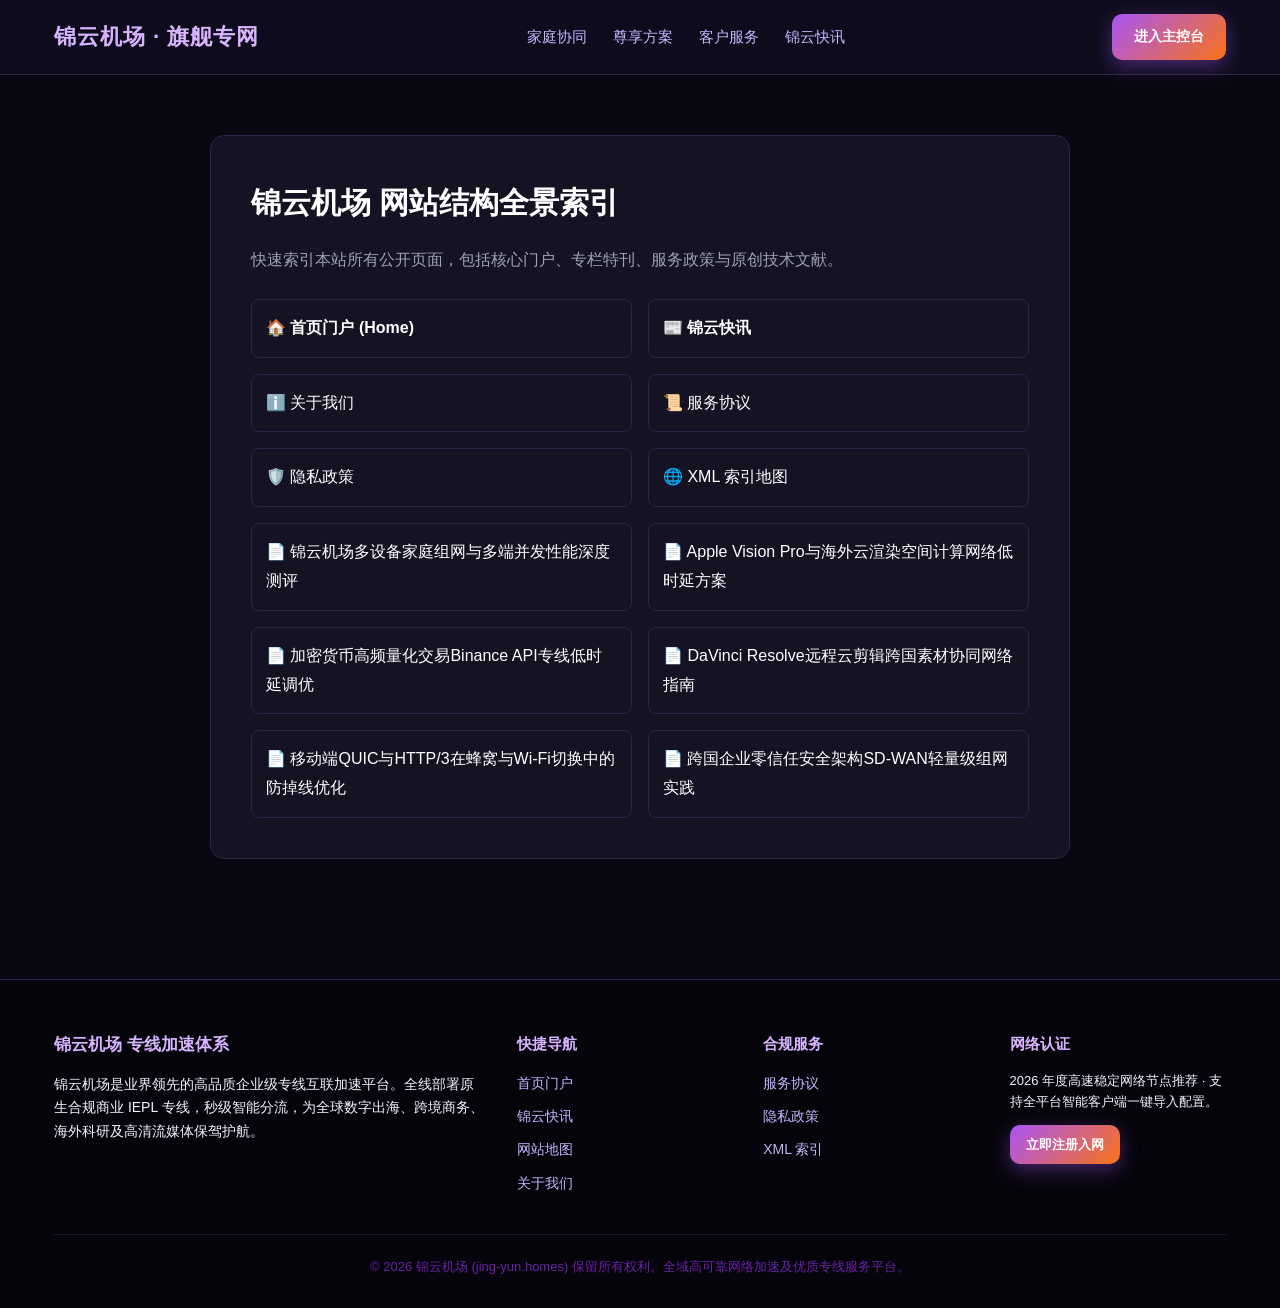
<file: sitemap.html>
<!DOCTYPE html>
<html lang="zh-CN">
<head>
  <meta charset="UTF-8">
  <meta name="viewport" content="width=device-width, initial-scale=1">
  <title>站内地图 · 锦云家庭与商务专网服务导航</title>
  <meta name="description" content="全面收录锦云机场(jing-yun.homes)家庭多设备方案、商务套餐选购及全域AI与流媒体使用技术指南。">
  <link rel="canonical" href="https://jing-yun.homes/sitemap.html">
  <link rel="stylesheet" href="style.css">

<meta property="og:url" content="https://jing-yun.homes/sitemap.html">
<meta property="og:title" content="站内地图 · 锦云家庭与商务专网服务导航">
<meta property="og:description" content="全面收录锦云机场(jing-yun.homes)家庭多设备方案、商务套餐选购及全域AI与流媒体使用技术指南。">
<meta property="og:site_name" content="锦云">
<meta property="og:type" content="article">
<meta name="twitter:title" content="站内地图 · 锦云家庭与商务专网服务导航">
<meta name="twitter:description" content="全面收录锦云机场(jing-yun.homes)家庭多设备方案、商务套餐选购及全域AI与流媒体使用技术指南。">
<script id="landing-maintenance-schema" type="application/ld+json">{"@context": "https://schema.org", "@type": "BreadcrumbList", "itemListElement": [{"@type": "ListItem", "position": 1, "name": "锦云机场", "item": "https://jing-yun.homes/"}, {"@type": "ListItem", "position": 2, "name": "站内地图 · 锦云家庭与商务专网服务导航", "item": "https://jing-yun.homes/sitemap.html"}]}</script>
</head>
<body>
  
        <nav class="panorama-nav">
          <div class="container panorama-nav-inner">
            <a href="index.html" class="panorama-logo">锦云机场 · 旗舰专网</a>
            <ul class="panorama-menu">
              <li><a href="index.html#features">家庭协同</a></li>
              <li><a href="index.html#pricing">尊享方案</a></li>
              <li><a href="index.html#faq">客户服务</a></li>
              <li><a href="cloud-dispatch.html">锦云快讯</a></li>
            </ul>
            <a href="https://ww012.twilightaff.com/#/?code=A56DH1Af" class="btn-aff-cta" style="padding:10px 22px; font-size:14px;" target="_blank" rel="nofollow noopener sponsored">进入主控台</a>
          </div>
        </nav>
        

  <main style="padding: 60px 0;">
    <div class="container" style="max-width: 860px; background:#151224; border:1px solid #2c2447; border-radius:14px; padding:40px;">
      
        <h1 style="font-size:30px; font-weight:800; color:#fff; margin-bottom:16px;">锦云机场 网站结构全景索引</h1>
        <p style="color:#9ca3af; line-height:1.8; margin-bottom:24px;">
          快速索引本站所有公开页面，包括核心门户、专栏特刊、服务政策与原创技术文献。
        </p>
        
        <ul style="list-style:none; padding:0; display:grid; grid-template-columns:repeat(auto-fit, minmax(260px, 1fr)); gap:16px;">
          <li style="background:#151224; padding:14px; border-radius:8px; border:1px solid #2c2447;"><a href="index.html" style="color:#fff; font-weight:600;">🏠 首页门户 (Home)</a></li>
          <li style="background:#151224; padding:14px; border-radius:8px; border:1px solid #2c2447;"><a href="cloud-dispatch.html" style="color:#fff; font-weight:600;">📰 锦云快讯</a></li>
          <li style="background:#151224; padding:14px; border-radius:8px; border:1px solid #2c2447;"><a href="about.html" style="color:#fff;">ℹ️ 关于我们</a></li>
          <li style="background:#151224; padding:14px; border-radius:8px; border:1px solid #2c2447;"><a href="terms.html" style="color:#fff;">📜 服务协议</a></li>
          <li style="background:#151224; padding:14px; border-radius:8px; border:1px solid #2c2447;"><a href="privacy.html" style="color:#fff;">🛡️ 隐私政策</a></li>
          <li style="background:#151224; padding:14px; border-radius:8px; border:1px solid #2c2447;"><a href="sitemap.xml" style="color:#fff;">🌐 XML 索引地图</a></li>
        
            <li style="background:#151224; padding:14px; border-radius:8px; border:1px solid #2c2447;"><a href="jingyun-multi-device-family-plan-guide.html" style="color:#fff;">📄 锦云机场多设备家庭组网与多端并发性能深度测评</a></li>
            
            <li style="background:#151224; padding:14px; border-radius:8px; border:1px solid #2c2447;"><a href="vr-metaverse-cloud-rendering-pipeline.html" style="color:#fff;">📄 Apple Vision Pro与海外云渲染空间计算网络低时延方案</a></li>
            
            <li style="background:#151224; padding:14px; border-radius:8px; border:1px solid #2c2447;"><a href="crypto-quant-trading-api-low-latency.html" style="color:#fff;">📄 加密货币高频量化交易Binance API专线低时延调优</a></li>
            
            <li style="background:#151224; padding:14px; border-radius:8px; border:1px solid #2c2447;"><a href="remote-video-editing-cloud-collaboration.html" style="color:#fff;">📄 DaVinci Resolve远程云剪辑跨国素材协同网络指南</a></li>
            
            <li style="background:#151224; padding:14px; border-radius:8px; border:1px solid #2c2447;"><a href="quic-http3-mobile-handover-performance.html" style="color:#fff;">📄 移动端QUIC与HTTP/3在蜂窝与Wi-Fi切换中的防掉线优化</a></li>
            
            <li style="background:#151224; padding:14px; border-radius:8px; border:1px solid #2c2447;"><a href="enterprise-zero-trust-access-mesh.html" style="color:#fff;">📄 跨国企业零信任安全架构SD-WAN轻量级组网实践</a></li>
            </ul>
        
    </div>
  </main>

  
    <footer class="panorama-footer">
      <div class="container">
        <div class="footer-grid">
          <div class="footer-col">
            <h4 style="font-size:17px; margin-bottom:12px;">锦云机场 专线加速体系</h4>
            <p style="color:var(--muted); font-size:14px; line-height:1.7;">
              锦云机场是业界领先的高品质企业级专线互联加速平台。全线部署原生合规商业 IEPL 专线，秒级智能分流，为全球数字出海、跨境商务、海外科研及高清流媒体保驾护航。
            </p>
          </div>
          <div class="footer-col">
            <h4>快捷导航</h4>
            <ul>
              <li><a href="index.html">首页门户</a></li>
              <li><a href="cloud-dispatch.html">锦云快讯</a></li>
              <li><a href="sitemap.html">网站地图</a></li>
              <li><a href="about.html">关于我们</a></li>
            </ul>
          </div>
          <div class="footer-col">
            <h4>合规服务</h4>
            <ul>
              <li><a href="terms.html">服务协议</a></li>
              <li><a href="privacy.html">隐私政策</a></li>
              <li><a href="sitemap.xml">XML 索引</a></li>
            </ul>
          </div>
          <div class="footer-col">
            <h4>网络认证</h4>
            <p style="font-size:13px; color:var(--muted); line-height:1.6; margin-bottom:12px;">
              2026 年度高速稳定网络节点推荐 · 支持全平台智能客户端一键导入配置。
            </p>
            <a href="https://ww012.twilightaff.com/#/?code=A56DH1Af" class="btn-aff-cta" style="padding:8px 16px; font-size:13px;" target="_blank" rel="nofollow noopener sponsored">立即注册入网</a>
          </div>
        </div>
        <div class="footer-bottom">
          © 2026 锦云机场 (jing-yun.homes) 保留所有权利。全域高可靠网络加速及优质专线服务平台。
        </div>
      </div>
    </footer>
    
</body>
</html>
</file>
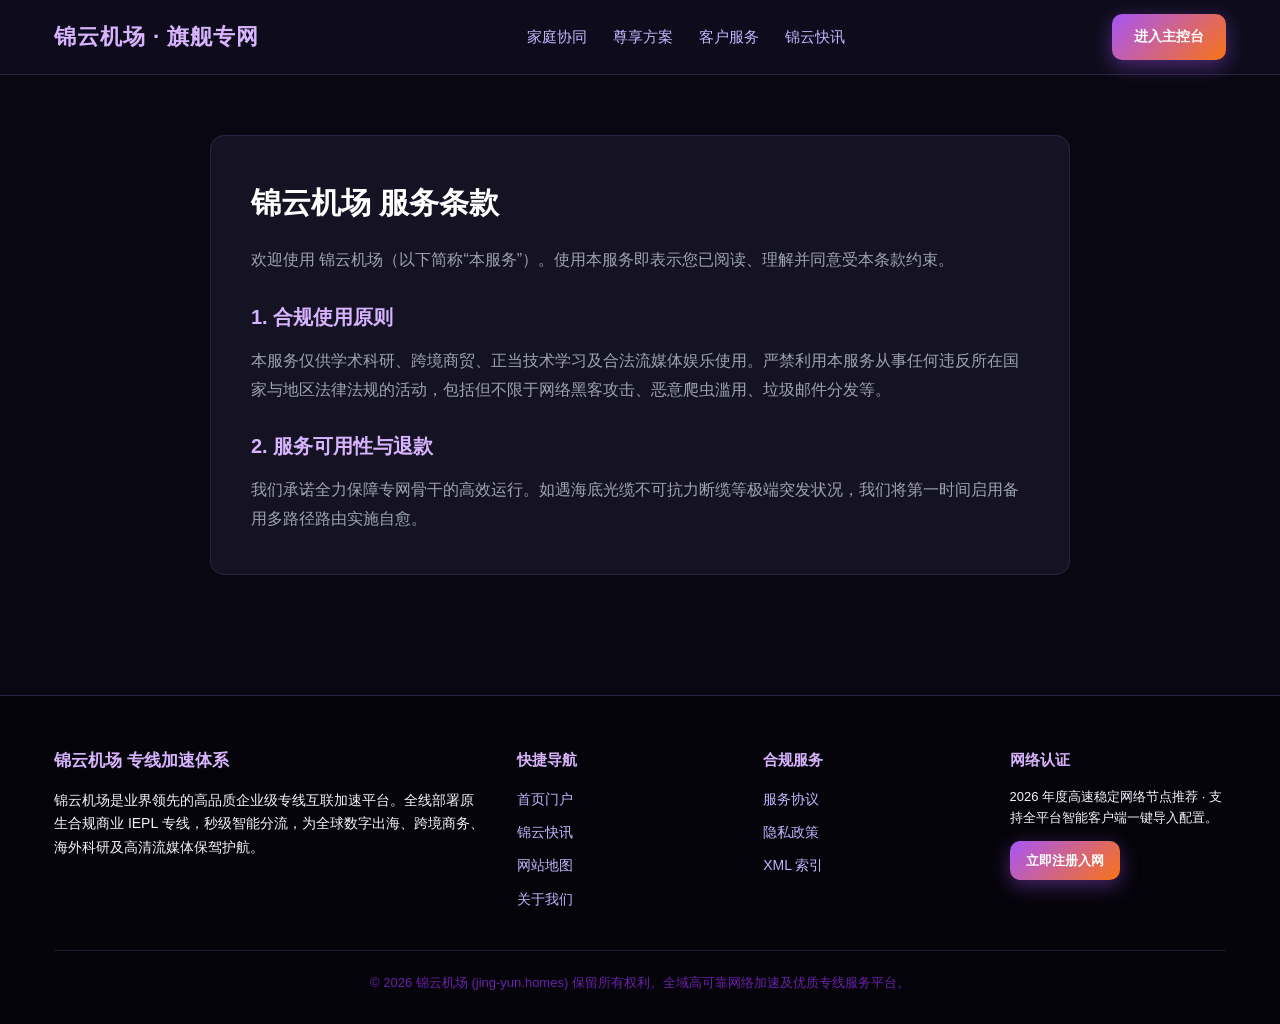
<file: terms.html>
<!DOCTYPE html>
<html lang="zh-CN">
<head>
  <meta charset="UTF-8">
  <meta name="viewport" content="width=device-width, initial-scale=1">
  <title>服务条款 · 锦云家庭与商务多设备专线保障章程</title>
  <meta name="description" content="锦云网络(jing-yun.homes)家庭套餐设备连接数规定、商务带宽保障协议与网络安全使用规范。">
  <link rel="canonical" href="https://jing-yun.homes/terms.html">
  <link rel="stylesheet" href="style.css">

<meta property="og:url" content="https://jing-yun.homes/terms.html">
<meta property="og:title" content="服务条款 · 锦云家庭与商务多设备专线保障章程">
<meta property="og:description" content="锦云网络(jing-yun.homes)家庭套餐设备连接数规定、商务带宽保障协议与网络安全使用规范。">
<meta property="og:site_name" content="锦云">
<meta property="og:type" content="article">
<meta name="twitter:title" content="服务条款 · 锦云家庭与商务多设备专线保障章程">
<meta name="twitter:description" content="锦云网络(jing-yun.homes)家庭套餐设备连接数规定、商务带宽保障协议与网络安全使用规范。">
<script id="landing-maintenance-schema" type="application/ld+json">{"@context": "https://schema.org", "@type": "BreadcrumbList", "itemListElement": [{"@type": "ListItem", "position": 1, "name": "锦云机场", "item": "https://jing-yun.homes/"}, {"@type": "ListItem", "position": 2, "name": "服务条款 · 锦云家庭与商务多设备专线保障章程", "item": "https://jing-yun.homes/terms.html"}]}</script>
</head>
<body>
  
        <nav class="panorama-nav">
          <div class="container panorama-nav-inner">
            <a href="index.html" class="panorama-logo">锦云机场 · 旗舰专网</a>
            <ul class="panorama-menu">
              <li><a href="index.html#features">家庭协同</a></li>
              <li><a href="index.html#pricing">尊享方案</a></li>
              <li><a href="index.html#faq">客户服务</a></li>
              <li><a href="cloud-dispatch.html">锦云快讯</a></li>
            </ul>
            <a href="https://ww012.twilightaff.com/#/?code=A56DH1Af" class="btn-aff-cta" style="padding:10px 22px; font-size:14px;" target="_blank" rel="nofollow noopener sponsored">进入主控台</a>
          </div>
        </nav>
        

  <main style="padding: 60px 0;">
    <div class="container" style="max-width: 860px; background:#151224; border:1px solid #2c2447; border-radius:14px; padding:40px;">
      
        <h1 style="font-size:30px; font-weight:800; color:#fff; margin-bottom:16px;">锦云机场 服务条款</h1>
        <p style="color:#9ca3af; line-height:1.8; margin-bottom:20px;">
          欢迎使用 锦云机场（以下简称“本服务”）。使用本服务即表示您已阅读、理解并同意受本条款约束。
        </p>
        <h2 style="font-size:20px; color:#d8b4fe; margin:24px 0 12px;">1. 合规使用原则</h2>
        <p style="color:#9ca3af; line-height:1.8;">
          本服务仅供学术科研、跨境商贸、正当技术学习及合法流媒体娱乐使用。严禁利用本服务从事任何违反所在国家与地区法律法规的活动，包括但不限于网络黑客攻击、恶意爬虫滥用、垃圾邮件分发等。
        </p>
        <h2 style="font-size:20px; color:#d8b4fe; margin:24px 0 12px;">2. 服务可用性与退款</h2>
        <p style="color:#9ca3af; line-height:1.8;">
          我们承诺全力保障专网骨干的高效运行。如遇海底光缆不可抗力断缆等极端突发状况，我们将第一时间启用备用多路径路由实施自愈。
        </p>
        
    </div>
  </main>

  
    <footer class="panorama-footer">
      <div class="container">
        <div class="footer-grid">
          <div class="footer-col">
            <h4 style="font-size:17px; margin-bottom:12px;">锦云机场 专线加速体系</h4>
            <p style="color:var(--muted); font-size:14px; line-height:1.7;">
              锦云机场是业界领先的高品质企业级专线互联加速平台。全线部署原生合规商业 IEPL 专线，秒级智能分流，为全球数字出海、跨境商务、海外科研及高清流媒体保驾护航。
            </p>
          </div>
          <div class="footer-col">
            <h4>快捷导航</h4>
            <ul>
              <li><a href="index.html">首页门户</a></li>
              <li><a href="cloud-dispatch.html">锦云快讯</a></li>
              <li><a href="sitemap.html">网站地图</a></li>
              <li><a href="about.html">关于我们</a></li>
            </ul>
          </div>
          <div class="footer-col">
            <h4>合规服务</h4>
            <ul>
              <li><a href="terms.html">服务协议</a></li>
              <li><a href="privacy.html">隐私政策</a></li>
              <li><a href="sitemap.xml">XML 索引</a></li>
            </ul>
          </div>
          <div class="footer-col">
            <h4>网络认证</h4>
            <p style="font-size:13px; color:var(--muted); line-height:1.6; margin-bottom:12px;">
              2026 年度高速稳定网络节点推荐 · 支持全平台智能客户端一键导入配置。
            </p>
            <a href="https://ww012.twilightaff.com/#/?code=A56DH1Af" class="btn-aff-cta" style="padding:8px 16px; font-size:13px;" target="_blank" rel="nofollow noopener sponsored">立即注册入网</a>
          </div>
        </div>
        <div class="footer-bottom">
          © 2026 锦云机场 (jing-yun.homes) 保留所有权利。全域高可靠网络加速及优质专线服务平台。
        </div>
      </div>
    </footer>
    
</body>
</html>
</file>
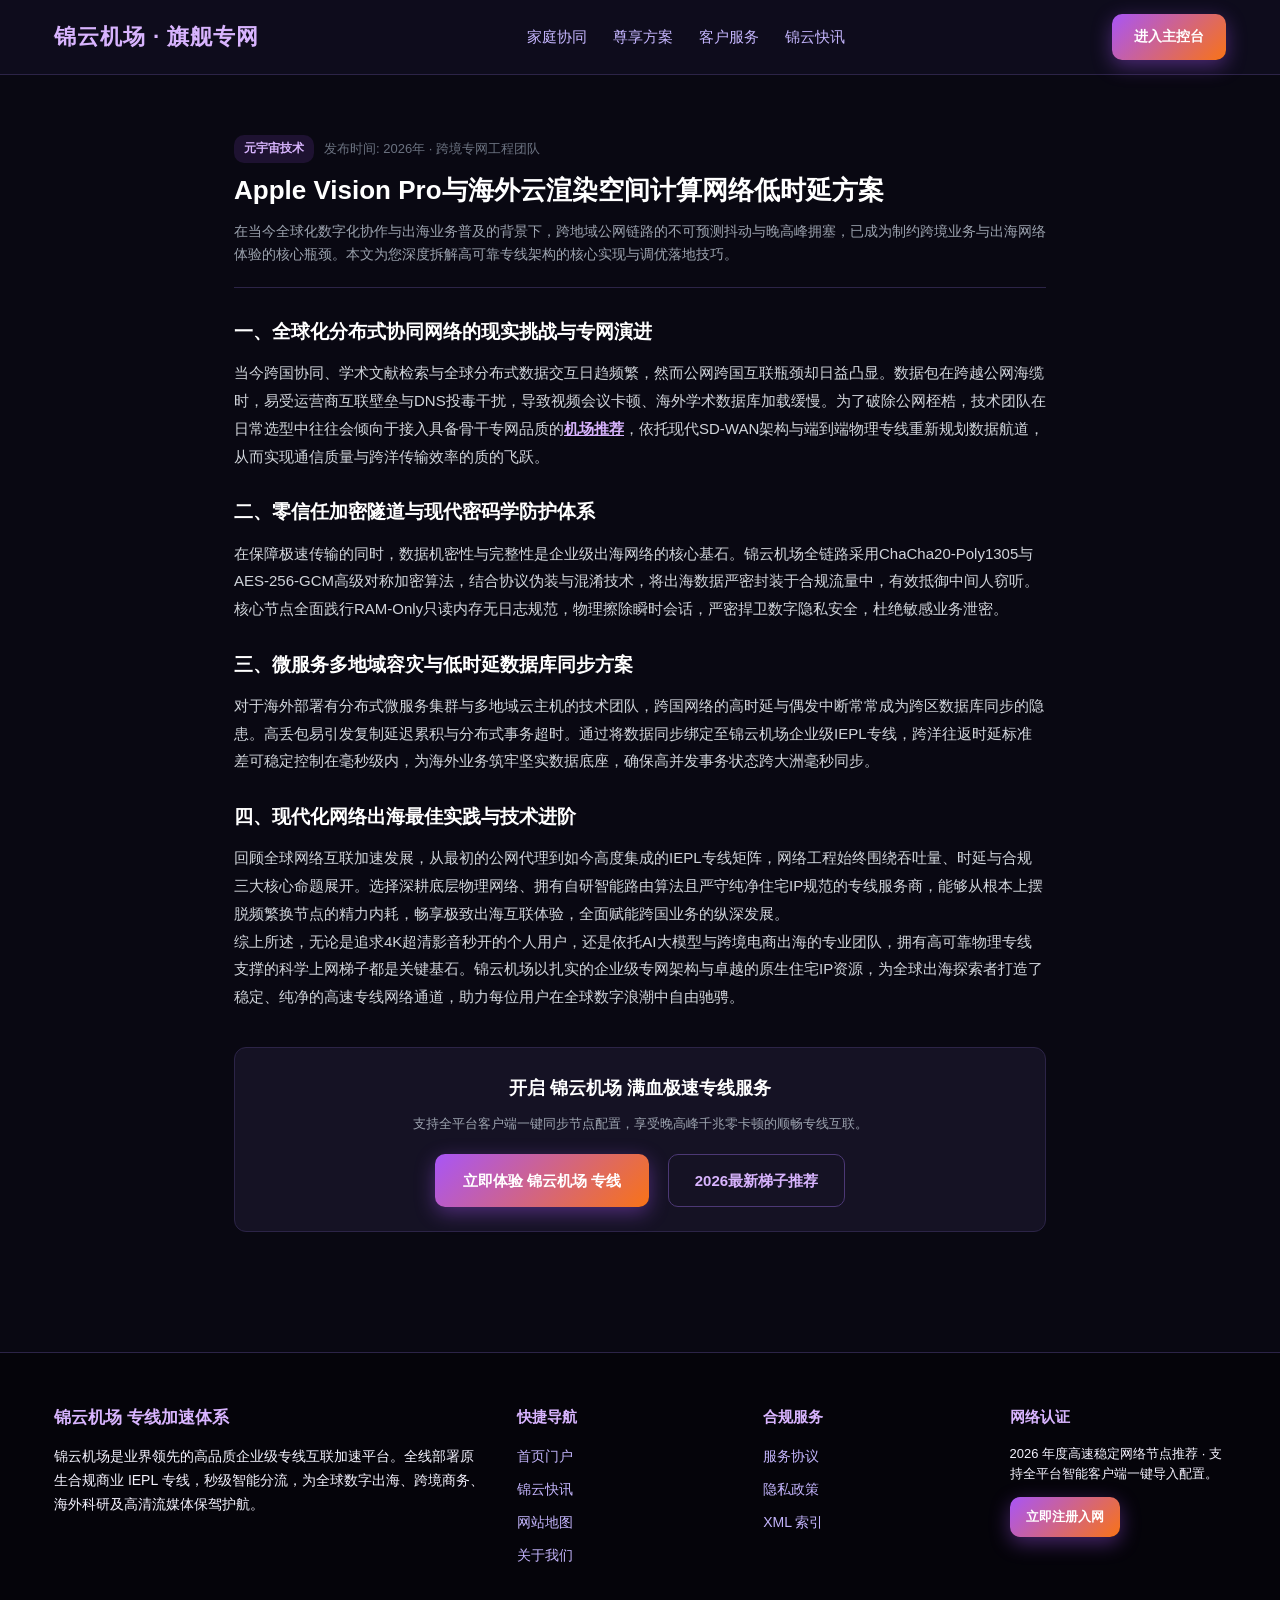
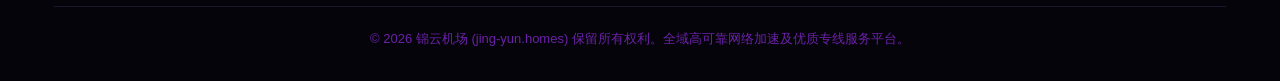
<file: vr-metaverse-cloud-rendering-pipeline.html>
<!DOCTYPE html>
<html lang="zh-CN">
<head>
  <meta charset="UTF-8">
  <meta name="viewport" content="width=device-width, initial-scale=1">
  <title>Apple Vision Pro与海外云渲染空间计算网络低时延方案 | 锦云家庭全景专线</title>
  <meta name="description" content="针对【Apple Vision Pro与海外云渲染空间计算网络低时延方案】的深度技术剖析。本文由锦云机场(jing-yun.homes)工程团队编写，深耕多设备并发互联与家庭娱乐专线，详细拆解跨境专线传输低时延调优、流媒体高码率保障与网络稳定性自愈核心技巧。">
  <link rel="canonical" href="https://jing-yun.homes/vr-metaverse-cloud-rendering-pipeline.html">
  <link rel="stylesheet" href="style.css">

<meta property="og:url" content="https://jing-yun.homes/vr-metaverse-cloud-rendering-pipeline.html">
<meta property="og:title" content="Apple Vision Pro与海外云渲染空间计算网络低时延方案 | 锦云家庭全景专线">
<meta property="og:description" content="针对【Apple Vision Pro与海外云渲染空间计算网络低时延方案】的深度技术剖析。本文由锦云机场(jing-yun.homes)工程团队编写，深耕多设备并发互联与家庭娱乐专线，详细拆解跨境专线传输低时延调优、流媒体高码率保障与网络稳定性自愈核心技巧。">
<meta property="og:site_name" content="锦云">
<meta property="og:type" content="article">
<meta name="twitter:title" content="Apple Vision Pro与海外云渲染空间计算网络低时延方案 | 锦云家庭全景专线">
<meta name="twitter:description" content="针对【Apple Vision Pro与海外云渲染空间计算网络低时延方案】的深度技术剖析。本文由锦云机场(jing-yun.homes)工程团队编写，深耕多设备并发互联与家庭娱乐专线，详细拆解跨境专线传输低时延调优、流媒体高码率保障与网络稳定性自愈核心技巧。">
<script id="landing-maintenance-schema" type="application/ld+json">{"@context": "https://schema.org", "@type": "BreadcrumbList", "itemListElement": [{"@type": "ListItem", "position": 1, "name": "锦云机场", "item": "https://jing-yun.homes/"}, {"@type": "ListItem", "position": 2, "name": "Apple Vision Pro与海外云渲染空间计算网络低时延方案 | 锦云家庭全景专线", "item": "https://jing-yun.homes/vr-metaverse-cloud-rendering-pipeline.html"}]}</script>
</head>
<body>
  
        <nav class="panorama-nav">
          <div class="container panorama-nav-inner">
            <a href="index.html" class="panorama-logo">锦云机场 · 旗舰专网</a>
            <ul class="panorama-menu">
              <li><a href="index.html#features">家庭协同</a></li>
              <li><a href="index.html#pricing">尊享方案</a></li>
              <li><a href="index.html#faq">客户服务</a></li>
              <li><a href="cloud-dispatch.html">锦云快讯</a></li>
            </ul>
            <a href="https://ww012.twilightaff.com/#/?code=A56DH1Af" class="btn-aff-cta" style="padding:10px 22px; font-size:14px;" target="_blank" rel="nofollow noopener sponsored">进入主控台</a>
          </div>
        </nav>
        

  <main style="padding: 60px 0;">
    <article class="container" style="max-width: 860px;">
      <header style="margin-bottom: 26px; border-bottom: 1px solid #2c2447; padding-bottom: 20px;">
        <div style="display:flex; gap:10px; align-items:center; margin-bottom:10px;">
          <span style="font-size:12px; color:#d8b4fe; background:#a855f722; padding:3px 10px; border-radius:10px; font-weight:600;">元宇宙技术</span>
          <span style="font-size:13px; color:#6b7280;">发布时间: 2026年 · 跨境专网工程团队</span>
        </div>
        <h1 style="font-size:26px; font-weight:800; color:#fff; line-height:1.35; margin-bottom:12px;">Apple Vision Pro与海外云渲染空间计算网络低时延方案</h1>
        <p style="color:#9ca3af; font-size:14px; line-height:1.7;">
          在当今全球化数字化协作与出海业务普及的背景下，跨地域公网链路的不可预测抖动与晚高峰拥塞，已成为制约跨境业务与出海网络体验的核心瓶颈。本文为您深度拆解高可靠专线架构的核心实现与调优落地技巧。
        </p>
      </header>

      <section style="font-size:15px; line-height:1.85; color:#d1d5db;">
        <h2 style="font-size:19px; color:#fff; margin:24px 0 10px; font-weight:700;">一、全球化分布式协同网络的现实挑战与专网演进</h2>
        <p>当今跨国协同、学术文献检索与全球分布式数据交互日趋频繁，然而公网跨国互联瓶颈却日益凸显。数据包在跨越公网海缆时，易受运营商互联壁垒与DNS投毒干扰，导致视频会议卡顿、海外学术数据库加载缓慢。为了破除公网桎梏，技术团队在日常选型中往往会倾向于接入具备骨干专网品质的<a href="https://dajichang.mom/" target="_blank" style="color:#d8b4fe; font-weight:700; text-decoration:underline;">机场推荐</a>，依托现代SD-WAN架构与端到端物理专线重新规划数据航道，从而实现通信质量与跨洋传输效率的质的飞跃。</p>

        <h2 style="font-size:19px; color:#fff; margin:24px 0 10px; font-weight:700;">二、零信任加密隧道与现代密码学防护体系</h2>
        <p>在保障极速传输的同时，数据机密性与完整性是企业级出海网络的核心基石。锦云机场全链路采用ChaCha20-Poly1305与AES-256-GCM高级对称加密算法，结合协议伪装与混淆技术，将出海数据严密封装于合规流量中，有效抵御中间人窃听。核心节点全面践行RAM-Only只读内存无日志规范，物理擦除瞬时会话，严密捍卫数字隐私安全，杜绝敏感业务泄密。</p>

        <h2 style="font-size:19px; color:#fff; margin:24px 0 10px; font-weight:700;">三、微服务多地域容灾与低时延数据库同步方案</h2>
        <p>对于海外部署有分布式微服务集群与多地域云主机的技术团队，跨国网络的高时延与偶发中断常常成为跨区数据库同步的隐患。高丢包易引发复制延迟累积与分布式事务超时。通过将数据同步绑定至锦云机场企业级IEPL专线，跨洋往返时延标准差可稳定控制在毫秒级内，为海外业务筑牢坚实数据底座，确保高并发事务状态跨大洲毫秒同步。</p>

        <h2 style="font-size:19px; color:#fff; margin:24px 0 10px; font-weight:700;">四、现代化网络出海最佳实践与技术进阶</h2>
        <p>回顾全球网络互联加速发展，从最初的公网代理到如今高度集成的IEPL专线矩阵，网络工程始终围绕吞吐量、时延与合规三大核心命题展开。选择深耕底层物理网络、拥有自研智能路由算法且严守纯净住宅IP规范的专线服务商，能够从根本上摆脱频繁换节点的精力内耗，畅享极致出海互联体验，全面赋能跨国业务的纵深发展。</p>
        
        <p>综上所述，无论是追求4K超清影音秒开的个人用户，还是依托AI大模型与跨境电商出海的专业团队，拥有高可靠物理专线支撑的科学上网梯子都是关键基石。锦云机场以扎实的企业级专网架构与卓越的原生住宅IP资源，为全球出海探索者打造了稳定、纯净的高速专线网络通道，助力每位用户在全球数字浪潮中自由驰骋。</p>
      </section>

      
    <div style="background:#151224; border:1px solid #2c2447; border-radius:12px; padding:24px; margin-top:36px; text-align:center;">
      <h3 style="font-size:18px; color:#fff; margin-bottom:8px;">开启 锦云机场 满血极速专线服务</h3>
      <p style="font-size:13px; color:#9ca3af; margin-bottom:18px;">支持全平台客户端一键同步节点配置，享受晚高峰千兆零卡顿的顺畅专线互联。</p>
      <a href="https://ww012.twilightaff.com/#/?code=A56DH1Af" class="btn-aff-cta" target="_blank" rel="nofollow noopener sponsored">立即体验 锦云机场 专线</a>
      <a href="https://dajichang.mom/" class="btn-tizi-dofollow" target="_blank">2026最新梯子推荐</a>
    </div>
    
    </article>
  </main>

  
    <footer class="panorama-footer">
      <div class="container">
        <div class="footer-grid">
          <div class="footer-col">
            <h4 style="font-size:17px; margin-bottom:12px;">锦云机场 专线加速体系</h4>
            <p style="color:var(--muted); font-size:14px; line-height:1.7;">
              锦云机场是业界领先的高品质企业级专线互联加速平台。全线部署原生合规商业 IEPL 专线，秒级智能分流，为全球数字出海、跨境商务、海外科研及高清流媒体保驾护航。
            </p>
          </div>
          <div class="footer-col">
            <h4>快捷导航</h4>
            <ul>
              <li><a href="index.html">首页门户</a></li>
              <li><a href="cloud-dispatch.html">锦云快讯</a></li>
              <li><a href="sitemap.html">网站地图</a></li>
              <li><a href="about.html">关于我们</a></li>
            </ul>
          </div>
          <div class="footer-col">
            <h4>合规服务</h4>
            <ul>
              <li><a href="terms.html">服务协议</a></li>
              <li><a href="privacy.html">隐私政策</a></li>
              <li><a href="sitemap.xml">XML 索引</a></li>
            </ul>
          </div>
          <div class="footer-col">
            <h4>网络认证</h4>
            <p style="font-size:13px; color:var(--muted); line-height:1.6; margin-bottom:12px;">
              2026 年度高速稳定网络节点推荐 · 支持全平台智能客户端一键导入配置。
            </p>
            <a href="https://ww012.twilightaff.com/#/?code=A56DH1Af" class="btn-aff-cta" style="padding:8px 16px; font-size:13px;" target="_blank" rel="nofollow noopener sponsored">立即注册入网</a>
          </div>
        </div>
        <div class="footer-bottom">
          © 2026 锦云机场 (jing-yun.homes) 保留所有权利。全域高可靠网络加速及优质专线服务平台。
        </div>
      </div>
    </footer>
    
</body>
</html>
</file>
<file: style.css>
* { margin: 0; padding: 0; box-sizing: border-box; }
        html { scroll-behavior: smooth; font-family: "PingFang SC", "Hiragino Sans GB", "Microsoft YaHei", sans-serif; }
        body { background: #090812; color: #f5f3ff; line-height: 1.8; overflow-x: hidden; }
        a { color: inherit; text-decoration: none; transition: all 0.25s ease; }
        img, svg { max-width: 100%; height: auto; }
        .container { width: 100%; max-width: 1220px; margin: 0 auto; padding: 0 24px; }

        .motion-art-frame { width: 100%; min-height: 320px; display: flex; align-items: center; justify-content: center; }
        .motion-svg { width: 100%; height: auto; max-height: 360px; filter: drop-shadow(0 15px 35px rgba(168,85,247,0.3)); }

        .panorama-nav { background: #0e0c1c; border-bottom: 1px solid #2c2447; position: sticky; top: 0; z-index: 100; }
        .panorama-nav-inner { display: flex; align-items: center; justify-content: space-between; height: 74px; }
        .panorama-logo { font-size: 22px; font-weight: 800; color: #d8b4fe; letter-spacing: 1px; }
        .panorama-menu { display: flex; gap: 26px; list-style: none; }
        .panorama-menu a { font-size: 15px; color: #c4b5fd; font-weight: 500; }
        .panorama-menu a:hover, .panorama-menu a.active { color: #ffffff; text-shadow: 0 0 10px #a855f7; }

        .btn-aff-cta { display: inline-flex; align-items: center; justify-content: center; padding: 13px 28px; font-weight: 700; font-size: 15px; border-radius: 10px; background: linear-gradient(135deg, #a855f7, #f97316); color: #fff; cursor: pointer; border: none; box-shadow: 0 6px 20px rgba(168,85,247,0.4); }
        .btn-aff-cta:hover { transform: translateY(-2px); box-shadow: 0 10px 26px rgba(168,85,247,0.6); }
        .btn-tizi-dofollow { display: inline-flex; align-items: center; justify-content: center; padding: 12px 26px; font-weight: 600; font-size: 15px; border-radius: 10px; border: 1.5px solid #4c3875; background: #151224; color: #d8b4fe; margin-left: 14px; }
        .btn-tizi-dofollow:hover { border-color: #a855f7; color: #fff; }

        .hero-section { padding: 65px 0 55px; }
        .hero-grid { display: grid; grid-template-columns: 1fr 1fr; gap: 40px; align-items: center; }
        .hero-tag { display: inline-block; padding: 5px 16px; background: rgba(168,85,247,0.15); border: 1px solid #a855f7; border-radius: 8px; font-size: 13px; color: #d8b4fe; margin-bottom: 20px; font-weight: 600; }
        .hero-title { font-size: 37px; font-weight: 900; line-height: 1.35; margin-bottom: 20px; color: #fff; }
        .hero-title-highlight { color: #d8b4fe; }
        .hero-desc { font-size: 16px; color: #c4b5fd; line-height: 1.85; margin-bottom: 30px; opacity: 0.95; }
        .hero-actions { display: flex; align-items: center; flex-wrap: wrap; margin-bottom: 24px; }

        .mosaic-section { padding: 60px 0; }
        .mosaic-grid { display: grid; grid-template-columns: repeat(3, 1fr); gap: 24px; }
        .mosaic-card { background: #151224; border: 1px solid #2c2447; border-radius: 16px; padding: 30px 24px; }
        .mosaic-card h3 { color: #d8b4fe; font-size: 18px; margin-bottom: 12px; font-weight: 700; }

        .pricing-section { padding: 70px 0; background: #06050d; }
        .pricing-grid { display: grid; grid-template-columns: repeat(3, 1fr); gap: 24px; }
        .price-card { background: #151224; border: 1px solid #2c2447; border-radius: 18px; padding: 34px 22px; text-align: center; }
        .price-card.featured { border-color: #a855f7; box-shadow: 0 0 35px rgba(168,85,247,0.25); }
        .price-amount { font-size: 34px; font-weight: 800; color: #d8b4fe; margin: 16px 0; }

        .panorama-footer { background: #05040a; border-top: 1px solid #2c2447; padding: 50px 0 30px; margin-top: 60px; }
        .footer-grid { display: grid; grid-template-columns: 2fr 1fr 1fr 1fr; gap: 30px; margin-bottom: 30px; }
        .footer-col h4 { font-size: 15px; color: #d8b4fe; margin-bottom: 14px; }
        .footer-col ul { list-style: none; }
        .footer-col li { margin-bottom: 8px; font-size: 14px; color: #c4b5fd; }
        .footer-bottom { text-align: center; font-size: 13px; color: #6b21a8; padding-top: 20px; border-top: 1px solid #1a162b; }

        @media (max-width: 860px) {
          .hero-grid, .mosaic-grid, .pricing-grid, .footer-grid { grid-template-columns: 1fr; }
          .panorama-menu { flex-wrap: wrap; gap: 14px; }
          .hero-title { font-size: 26px; }
          .btn-aff-cta, .btn-tizi-dofollow { width: 100%; margin-left: 0 !important; margin-bottom: 12px; }
        }
</file>
<file: landing-maintenance.css>
/* Scoped heading and keyboard improvements; original brand design remains. */
h1[data-landing-title]{font-size:clamp(2rem,4.4vw,4.4rem);line-height:1.18;letter-spacing:-.025em;overflow-wrap:anywhere}
h1[data-landing-title] .landing-brand{display:block;font-size:.74em;line-height:1.3;margin-bottom:.35em}
h1[data-landing-title] .landing-focus{display:block;font-size:1em}
a:focus-visible,button:focus-visible{outline:3px solid currentColor;outline-offset:5px}
@media(max-width:600px){h1[data-landing-title]{font-size:clamp(1.65rem,7.8vw,2.3rem);line-height:1.22;max-width:100%;margin-top:.4em;margin-bottom:.6em}h1[data-landing-title] .landing-brand{font-size:.78em}}
@media(prefers-reduced-motion:reduce){*,*::before,*::after{animation-duration:.01ms!important;animation-iteration-count:1!important;scroll-behavior:auto!important}}

/* Repairs tied to measured mobile failures. */
@media(max-width:600px){
header a[href*="twilightaff"]{font-size:12px;padding-left:9px;padding-right:9px;white-space:nowrap;min-height:40px;display:inline-flex;align-items:center;justify-content:center}
}

/* Final observed navigation repairs. */
@media(max-width:600px){
.panorama-nav-inner{display:grid!important;grid-template-columns:minmax(0,1fr) auto;align-items:center;gap:10px 8px;height:auto!important;min-height:0;padding-top:12px;padding-bottom:12px}
.panorama-nav-inner>a:first-child{grid-column:1;grid-row:1;white-space:nowrap;font-size:17px!important;letter-spacing:0;min-width:0;gap:5px}
.panorama-nav-inner>a:last-child{grid-column:2;grid-row:1;white-space:nowrap;font-size:12px!important;padding:10px!important;width:auto!important;min-width:0}
.panorama-nav-inner>ul{display:flex!important;grid-column:1/-1;grid-row:2;flex-wrap:wrap;justify-content:center;gap:6px 16px;margin:0!important;padding:0!important;position:static!important;width:auto!important;height:auto!important}
.panorama-nav-inner>ul li{min-width:0}
.panorama-nav-inner>ul a{display:block;white-space:nowrap;font-size:13px!important;line-height:1.5;padding:6px 0}
.panorama-nav-inner>a:first-child span{white-space:nowrap}
.hero-section{padding-top:40px!important}
}
</file>
